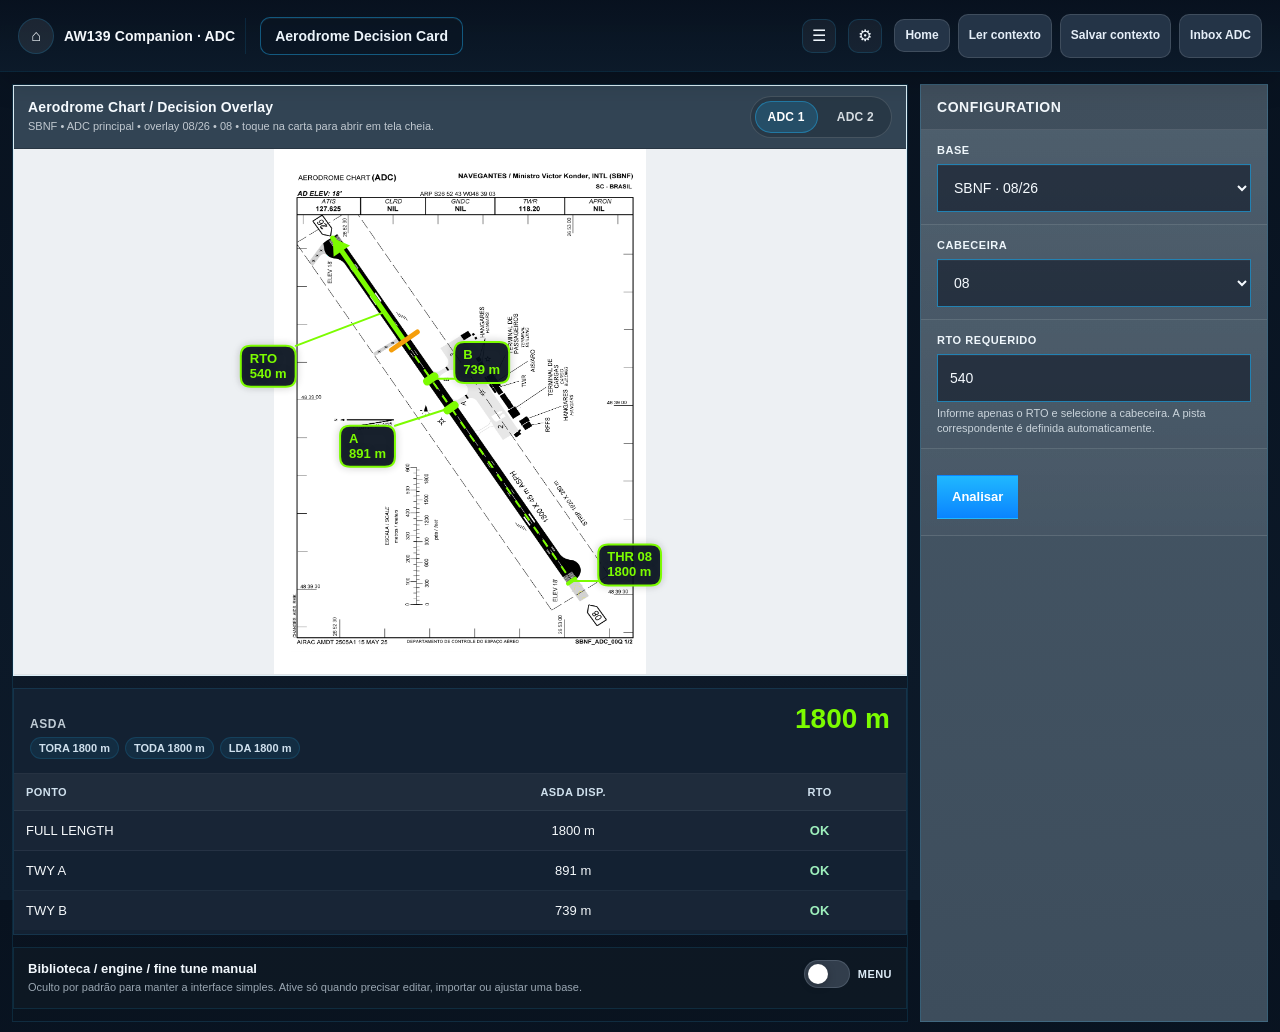
<file: adc/index.html>
<!DOCTYPE html>
<html lang="pt-BR">
<head>
  <meta charset="UTF-8" />
  <meta name="viewport" content="width=device-width, initial-scale=1.0" />
  <title>AW139 Companion - ADC Module v36</title>
  <style>

    :root {
      --bg: #08121f;
      --bg2: #0d1b2b;
      --panel: rgba(11, 22, 35, 0.92);
      --panel-2: rgba(14, 28, 45, 0.86);
      --line: rgba(148, 163, 184, 0.18);
      --line-2: rgba(148, 163, 184, 0.10);
      --text: #e5eef8;
      --muted: #97a7bb;
      --accent: #20b8ff;
      --accent-2: #0a84ff;
      --ok: #7CFC00;
      --bad: #ef4444;
      --warn: #f59e0b;
      --gate: #f59e0b;
      --violet: #8b5cf6;
      --chip: rgba(32, 184, 255, 0.10);
      --shadow: 0 18px 40px rgba(0,0,0,0.24);
      --radius: 20px;
      --radius-sm: 14px;
    }
    * { box-sizing: border-box; }
    html, body { height: 100%; }
    body {
      margin: 0;
      color: var(--text);
      font-family: Inter, -apple-system, BlinkMacSystemFont, "Segoe UI", Roboto, Helvetica, Arial, sans-serif;
      background:
        radial-gradient(circle at top right, rgba(32,184,255,.14), transparent 28%),
        radial-gradient(circle at bottom left, rgba(10,132,255,.12), transparent 22%),
        linear-gradient(180deg, var(--bg) 0%, var(--bg2) 100%);
    }
    .shell {
      min-height: 100%;
      display: grid;
      grid-template-columns: 460px 1fr;
      gap: 16px;
      padding: 16px;
    }
    .pane {
      border-radius: 24px;
      border: 1px solid var(--line);
      background: linear-gradient(180deg, rgba(14,28,45,.96), rgba(8,18,31,.96));
      box-shadow: var(--shadow);
      overflow: hidden;
      min-width: 0;
    }
    .left {
      display: flex;
      flex-direction: column;
      min-height: 0;
    }
    .hero {
      padding: 18px 20px 16px;
      border-bottom: 1px solid var(--line);
      background: linear-gradient(180deg, rgba(255,255,255,.03), rgba(255,255,255,0));
    }
    .eyebrow {
      color: #7dd3fc;
      font-size: 12px;
      font-weight: 800;
      letter-spacing: .10em;
      text-transform: uppercase;
    }
    h1 {
      margin: 8px 0 6px;
      font-size: 24px;
      line-height: 1.05;
      letter-spacing: -.02em;
    }
    .sub {
      color: var(--muted);
      font-size: 13px;
      line-height: 1.45;
    }
    .scroll {
      overflow: auto;
      padding: 14px;
      display: flex;
      flex-direction: column;
      gap: 12px;
    }
    .card {
      border-radius: var(--radius);
      border: 1px solid var(--line);
      background: linear-gradient(180deg, rgba(15,30,49,.95), rgba(11,22,35,.92));
      padding: 14px;
    }
    .card-head {
      display: flex;
      align-items: center;
      justify-content: space-between;
      gap: 10px;
      margin-bottom: 12px;
    }
    .card-title {
      margin: 0;
      font-size: 15px;
      font-weight: 800;
      letter-spacing: -.01em;
    }
    .step {
      min-width: 28px;
      height: 28px;
      border-radius: 999px;
      display: inline-flex;
      align-items: center;
      justify-content: center;
      background: linear-gradient(180deg, var(--accent), var(--accent-2));
      color: white;
      font-size: 12px;
      font-weight: 800;
      box-shadow: 0 6px 16px rgba(32,184,255,.28);
    }
    .grid2, .grid3 {
      display: grid;
      gap: 10px;
    }
    .grid2 { grid-template-columns: 1fr 1fr; }
    .grid3 { grid-template-columns: repeat(3, minmax(0, 1fr)); }
    .stack { display: flex; flex-direction: column; gap: 8px; }
    label {
      display: block;
      margin-bottom: 6px;
      color: #b8c5d4;
      font-size: 11px;
      font-weight: 700;
      letter-spacing: .04em;
      text-transform: uppercase;
    }
    input, select, textarea {
      width: 100%;
      border-radius: 14px;
      border: 1px solid rgba(148,163,184,.18);
      background: rgba(4,10,18,.56);
      color: var(--text);
      padding: 11px 12px;
      font-size: 14px;
      outline: none;
      resize: vertical;
    }
    textarea { min-height: 110px; font-family: ui-monospace, SFMono-Regular, Menlo, Consolas, monospace; font-size: 12px; }
    #geometryJson { min-height: 360px; line-height: 1.45; white-space: pre; overflow: auto; }
    #baseJson { min-height: 180px; line-height: 1.45; white-space: pre; overflow: auto; }
    input:focus, select:focus, textarea:focus {
      border-color: rgba(32,184,255,.68);
      box-shadow: 0 0 0 3px rgba(32,184,255,.12);
    }
    button {
      border: 1px solid rgba(148,163,184,.18);
      background: rgba(255,255,255,.03);
      color: var(--text);
      padding: 10px 13px;
      border-radius: 14px;
      font-size: 13px;
      font-weight: 800;
      cursor: pointer;
      transition: .18s ease;
    }
    button:hover { transform: translateY(-1px); border-color: rgba(32,184,255,.32); }
    button.primary {
      background: linear-gradient(180deg, var(--accent), var(--accent-2));
      color: white;
      border-color: transparent;
      box-shadow: 0 8px 18px rgba(32,184,255,.22);
    }
    button.ghost { background: rgba(255,255,255,.02); }
    .btn-row { display: flex; gap: 8px; flex-wrap: wrap; }
    .chips { display: flex; flex-wrap: wrap; gap: 8px; }
    .chip {
      border-radius: 999px;
      padding: 7px 11px;
      background: var(--chip);
      color: #d8efff;
      border: 1px solid rgba(32,184,255,.22);
      font-size: 12px;
      font-weight: 800;
    }
    .chip.ok { background: rgba(53,208,127,.10); border-color: rgba(53,208,127,.28); color: #baf5d0; }
    .chip.bad { background: rgba(255,88,93,.10); border-color: rgba(255,88,93,.28); color: #ffd3d4; }
    .chip.warn { background: rgba(247,181,72,.10); border-color: rgba(247,181,72,.28); color: #ffe4b0; }
    .metrics {
      display: grid;
      grid-template-columns: repeat(3, minmax(0, 1fr));
      gap: 10px;
    }
    .metric {
      border-radius: 16px;
      padding: 12px;
      border: 1px solid var(--line);
      background: linear-gradient(180deg, rgba(5,10,18,.36), rgba(255,255,255,.02));
    }
    .metric .k { font-size: 11px; text-transform: uppercase; letter-spacing: .05em; color: var(--muted); font-weight: 700; }
    .metric .v { margin-top: 7px; font-size: 24px; font-weight: 900; letter-spacing: -.03em; }
    .helper, .summary, .foot {
      color: var(--muted);
      font-size: 12px;
      line-height: 1.55;
    }
    .summary { font-size: 13px; }
    .summary strong { color: #def4ff; }
    table {
      width: 100%;
      border-collapse: collapse;
      border-spacing: 0;
      overflow: hidden;
      border-radius: 14px;
      font-size: 12px;
    }
    th, td {
      padding: 9px 8px;
      border-bottom: 1px solid var(--line-2);
      text-align: center;
    }
    th:first-child, td:first-child { text-align: left; }
    th {
      background: rgba(255,255,255,.03);
      color: #a8bbcd;
      font-size: 11px;
      font-weight: 800;
      text-transform: uppercase;
      letter-spacing: .04em;
    }
    tr:last-child td { border-bottom: none; }
    .yes { color: #9ef0bd; font-weight: 800; }
    .no { color: #ffc0c2; font-weight: 800; }
    .decision-go { color: #9ef0bd; font-weight: 900; }
    .decision-stop { color: #ffc0c2; font-weight: 900; }
    .selected-row { outline: 2px solid rgba(32,184,255,.16); background: rgba(32,184,255,.06); }
    .right {
      display: flex;
      flex-direction: column;
      min-height: 0;
    }
    .viz-head {
      padding: 16px 18px;
      border-bottom: 1px solid var(--line);
      display: flex;
      justify-content: space-between;
      align-items: center;
      gap: 10px;
      background: linear-gradient(180deg, rgba(255,255,255,.03), rgba(255,255,255,0));
    }
    .viz-title {
      font-size: 16px;
      font-weight: 800;
      letter-spacing: -.01em;
    }
    .viz-wrap {
      position: relative;
      flex: 1;
      min-height: 560px;
      background: #cfd8e3;
      overflow: hidden;
      cursor: zoom-in;
    }
    .viz-wrap.capture { cursor: crosshair; }
    canvas {
      display: block;
      width: 100%;
      height: 100%;
      background: #cfd8e3;
    }
    .legend {
      padding: 12px 16px 10px;
      border-top: 1px solid var(--line);
      display: flex;
      flex-wrap: wrap;
      gap: 10px 18px;
      background: rgba(255,255,255,.02);
      color: #bfd0e2;
      font-size: 12px;
    }
    .legend .item { display: inline-flex; align-items: center; gap: 8px; }
    .swatch { width: 22px; height: 4px; border-radius: 999px; }
    .capture-banner {
      position: absolute;
      left: 14px;
      top: 14px;
      max-width: 340px;
      padding: 10px 12px;
      border-radius: 12px;
      background: rgba(10,132,255,.94);
      color: white;
      font-size: 12px;
      line-height: 1.45;
      box-shadow: 0 10px 24px rgba(0,0,0,.18);
    }
    .mono { font-family: ui-monospace, SFMono-Regular, Menlo, Consolas, monospace; }
    .split-note {
      display: grid;
      grid-template-columns: 1fr 1fr;
      gap: 10px;
      margin-top: 10px;
    }
    .note-box {
      border-radius: 14px;
      border: 1px solid var(--line);
      padding: 10px 12px;
      background: rgba(255,255,255,.02);
    }
    .note-box strong { display: block; margin-bottom: 4px; font-size: 12px; }
    .dev-hidden { display: none !important; }
    .body-fullscreen { overflow: hidden; }
    .right.chart-only-fullscreen {
      position: fixed;
      inset: 0;
      z-index: 9999;
      border-radius: 0;
      border: 0;
      box-shadow: none;
      background: #000;
    }
    .right.chart-only-fullscreen .viz-head,
    .right.chart-only-fullscreen .legend,
    .right.chart-only-fullscreen .advanced-wrap {
      display: none;
    }
    .right.chart-only-fullscreen .viz-wrap {
      min-height: 100vh;
      height: 100vh;
      background: #000;
      cursor: default;
    }
    .chart-close {
      position: absolute;
      top: calc(env(safe-area-inset-top, 0px) + 14px);
      left: calc(env(safe-area-inset-left, 0px) + 14px);
      width: 42px;
      height: 42px;
      border-radius: 999px;
      border: 1px solid rgba(255,255,255,.16);
      background: rgba(6,12,20,.72);
      color: white;
      font-size: 22px;
      line-height: 1;
      display: none;
      align-items: center;
      justify-content: center;
      z-index: 20;
      backdrop-filter: blur(10px);
      -webkit-backdrop-filter: blur(10px);
    }
    .right.chart-only-fullscreen .chart-close { display: inline-flex; }
    @media (max-width: 1180px) {
      .shell { grid-template-columns: 1fr; }
      .viz-wrap { min-height: 54vh; }
    }
    @media (max-width: 720px) {
      .grid2, .grid3, .metrics, .split-note { grid-template-columns: 1fr; }
      .shell { padding: 10px; gap: 10px; }
    }
  
    .split-2 { display:grid; grid-template-columns: 1fr 1fr; gap: 10px; }
    .divider { height:1px; background: var(--line); margin: 14px 0; }
    .status-line { display:flex; flex-wrap:wrap; gap:8px; margin-top:10px; }
    .mini { font-size: 12px; color: var(--muted); }
    .mono { font-family: ui-monospace, SFMono-Regular, Menlo, Consolas, monospace; }
    .selected-row td { background: rgba(32,184,255,.08); }
    .pill-note { display:inline-flex; align-items:center; gap:6px; padding:6px 10px; border-radius:999px; background:rgba(148,163,184,.12); color:var(--muted); font-size:12px; font-weight:700; }
    .field-note { margin-top: 6px; color: var(--muted); font-size: 12px; line-height: 1.4; }
    .btn-row.wrap { flex-wrap: wrap; }
    .viz-title-row { display:flex; align-items:center; justify-content:space-between; gap:10px; }
    .soft-box { border:1px solid var(--line); border-radius:14px; background:rgba(4,10,18,.32); padding:10px; }

    .toggle-switch { display:inline-flex; align-items:center; gap:10px; cursor:pointer; user-select:none; }
    .toggle-switch input { display:none; }
    .toggle-slider { width:46px; height:28px; border-radius:999px; background:rgba(148,163,184,.28); position:relative; transition:.2s ease; border:1px solid rgba(148,163,184,.25); }
    .toggle-slider::after { content:""; position:absolute; top:3px; left:3px; width:20px; height:20px; border-radius:999px; background:#fff; transition:.2s ease; box-shadow:0 2px 8px rgba(0,0,0,.25); }
    .toggle-switch input:checked + .toggle-slider { background:linear-gradient(180deg, var(--accent), var(--accent-2)); border-color:transparent; }
    .toggle-switch input:checked + .toggle-slider::after { transform:translateX(18px); }
    .toggle-text { font-size:12px; font-weight:800; color:#cfe2f5; letter-spacing:.04em; text-transform:uppercase; }
    .advanced-wrap { max-height:0; overflow:hidden; transition:max-height .24s ease; border-top:1px solid transparent; background:rgba(255,255,255,.02); }
    .advanced-wrap.open { max-height:46vh; overflow:auto; border-top-color:var(--line); }
    .advanced-inner { padding:12px; }
    .metrics.single { grid-template-columns: 1fr; }
    .metric.compact { padding:14px; }
    .metric.compact .v { font-size:28px; }
    .muted-small { color: var(--muted); font-size: 12px; }
    @media (max-width: 960px) {
      .shell { grid-template-columns: 1fr; }
      .left { order: 1; }
      .right { order: 2; min-height: 62vh; }
    }

    /* v24 Leonardo-style structure with our palette and font */
    :root {
      --app-bg: #08121f;
      --app-bg-2: #0d1b2b;
      --panel-flat: #475867;
      --panel-flat-2: #3d4d5c;
      --panel-dark: #132132;
      --panel-dark-2: #0f1b2b;
      --panel-border: rgba(32, 184, 255, .20);
      --field-bg: rgba(10, 18, 31, .55);
      --field-border: rgba(32, 184, 255, .60);
      --field-track: rgba(184, 197, 212, .72);
      --surface-light: #edf0f3;
    }
    body {
      background: linear-gradient(180deg, var(--app-bg) 0%, var(--app-bg-2) 100%);
      color: #eef5fb;
      font-family: Inter, -apple-system, BlinkMacSystemFont, "Segoe UI", Roboto, Helvetica, Arial, sans-serif;
    }
    .appbar {
      height: 72px;
      display: grid;
      grid-template-columns: auto 1fr auto;
      align-items: center;
      gap: 14px;
      padding: 10px 18px;
      border-bottom: 1px solid rgba(32, 184, 255, .12);
      background: linear-gradient(180deg, rgba(8,18,31,.96), rgba(13,27,43,.92));
      box-shadow: 0 10px 30px rgba(0,0,0,.16);
      position: sticky;
      top: 0;
      z-index: 40;
      backdrop-filter: blur(10px);
      -webkit-backdrop-filter: blur(10px);
    }
    .appbar-badge {
      display: inline-flex;
      align-items: center;
      gap: 10px;
      min-width: 0;
      padding-right: 10px;
      border-right: 1px solid rgba(32, 184, 255, .12);
    }
    .appbar-home {
      width: 36px;
      height: 36px;
      border-radius: 999px;
      display: inline-flex;
      align-items: center;
      justify-content: center;
      background: rgba(255,255,255,.08);
      border: 1px solid rgba(32, 184, 255, .18);
      font-size: 16px;
      color: #f4fbff;
    }
    .appbar-title {
      font-size: 14px;
      font-weight: 800;
      letter-spacing: .01em;
      color: #f4f8fc;
      white-space: nowrap;
      overflow: hidden;
      text-overflow: ellipsis;
    }
    .appbar-center {
      display: inline-flex;
      align-items: center;
      gap: 10px;
      min-width: 0;
    }
    .module-chip {
      display: inline-flex;
      align-items: center;
      min-width: 0;
      border: 1px solid rgba(32,184,255,.42);
      background: rgba(11,22,35,.52);
      color: #ecf4fb;
      border-radius: 10px;
      padding: 10px 14px;
      font-size: 14px;
      font-weight: 700;
      box-shadow: inset 0 1px 0 rgba(255,255,255,.05);
    }
    .appbar-right {
      display: inline-flex;
      align-items: center;
      gap: 12px;
    }
    .mini-icon {
      width: 34px;
      height: 34px;
      display: inline-flex;
      align-items: center;
      justify-content: center;
      border-radius: 10px;
      border: 1px solid rgba(32,184,255,.16);
      background: rgba(255,255,255,.05);
      color: #eef5fb;
      font-size: 16px;
    }
    .shell {
      min-height: calc(100vh - 72px);
      grid-template-columns: minmax(0, 1fr) 348px;
      gap: 12px;
      padding: 12px;
      align-items: stretch;
    }
    .pane {
      border-radius: 0;
      border: 1px solid rgba(32,184,255,.12);
      background: transparent;
      box-shadow: none;
      overflow: hidden;
    }
    .right {
      background: linear-gradient(180deg, rgba(255,255,255,.02), rgba(10,18,28,.18));
      display: flex;
      flex-direction: column;
    }
    .left {
      background: linear-gradient(180deg, var(--panel-flat), var(--panel-flat-2));
      border-color: rgba(32,184,255,.16);
      color: #edf5fb;
      display: flex;
      flex-direction: column;
      gap: 0;
    }
    .hero, .scroll .card .card-head .step, .eyebrow, .sub, .legend { display: none !important; }
    .scroll {
      padding: 0;
      gap: 0;
      overflow: auto;
    }
    .config-panel {
      display: flex;
      flex-direction: column;
      height: 100%;
    }
    .config-header {
      padding: 14px 16px;
      font-size: 14px;
      font-weight: 800;
      letter-spacing: .04em;
      text-transform: uppercase;
      border-bottom: 1px solid rgba(255,255,255,.10);
      background: rgba(0,0,0,.10);
      color: #f3f8fc;
    }
    .config-card {
      padding: 14px 16px 16px;
      border-bottom: 1px solid rgba(255,255,255,.10);
      background: linear-gradient(180deg, rgba(255,255,255,.04), rgba(255,255,255,.02));
    }
    .config-card.compact { padding-bottom: 12px; }
    .card, .soft-box {
      border: 0;
      border-radius: 0;
      background: transparent;
      padding: 0;
      box-shadow: none;
    }
    .card-title, .config-label, label {
      color: #eef6fb;
      font-size: 11px;
      font-weight: 700;
      letter-spacing: .05em;
      margin-bottom: 8px;
      text-transform: uppercase;
    }
    .field-caption {
      color: rgba(240,247,252,.78);
      font-size: 11px;
      margin-top: 4px;
      line-height: 1.35;
    }
    input, select, textarea {
      border-radius: 0;
      border: 1px solid var(--field-border);
      background: var(--field-bg);
      color: #f6fbff;
      padding: 12px 12px;
      font-size: 14px;
      font-family: inherit;
      min-height: 48px;
      box-shadow: inset 0 1px 0 rgba(255,255,255,.04);
    }
    textarea { min-height: 120px; }
    input:focus, select:focus, textarea:focus {
      border-color: rgba(32,184,255,.95);
      box-shadow: 0 0 0 2px rgba(32,184,255,.18);
    }
    .action-row {
      display: flex;
      gap: 10px;
      margin-top: 12px;
      flex-wrap: wrap;
    }
    button {
      border-radius: 0;
      padding: 11px 14px;
      min-height: 44px;
      font-family: inherit;
      border: 1px solid rgba(32,184,255,.18);
      background: rgba(255,255,255,.04);
      color: var(--text);
      font-size: 13px;
      font-weight: 800;
      cursor: pointer;
      transition: .18s ease;
      box-shadow: none;
    }
    button:hover { transform: translateY(-1px); border-color: rgba(32,184,255,.34); }
    button.primary {
      background: linear-gradient(180deg, var(--accent), var(--accent-2));
      color: white;
      border-color: transparent;
      box-shadow: none;
    }
    .ghost-link {
      color: #dcecf8;
      background: rgba(255,255,255,.04);
      border-color: rgba(32,184,255,.14);
    }
    .workspace {
      display: flex;
      flex-direction: column;
      min-height: 100%;
      gap: 12px;
      padding: 0;
    }
    .chart-frame {
      border: 1px solid rgba(32,184,255,.12);
      background: rgba(255,255,255,.96);
      display: flex;
      flex-direction: column;
      min-height: 0;
      flex: 1 1 auto;
    }
    .chart-strip {
      padding: 10px 14px;
      display: flex;
      align-items: center;
      justify-content: space-between;
      gap: 12px;
      background: #324454;
      border-bottom: 1px solid rgba(0,0,0,.20);
      color: #f3f8fc;
    }
    .chart-strip .viz-title {
      display: block !important;
      font-size: 14px;
      font-weight: 700;
      letter-spacing: .01em;
      color: #f6fbff;
    }
    .chart-strip .sub {
      display: block !important;
      color: rgba(247,251,255,.72);
      font-size: 11px;
      margin-top: 4px;
    }
    .chart-actions {
      display: inline-flex;
      align-items: center;
      gap: 8px;
      flex-wrap: wrap;
      justify-content: flex-end;
    }
    .page-toggle {
      display: inline-flex;
      align-items: center;
      gap: 6px;
      padding: 4px;
      border-radius: 999px;
      background: rgba(6, 14, 24, .22);
      border: 1px solid rgba(255,255,255,.14);
    }
    .page-toggle[hidden] { display: none !important; }
    .page-toggle button {
      min-height: 0;
      padding: 8px 12px;
      border-radius: 999px;
      border: 1px solid transparent;
      background: transparent;
      color: rgba(247,251,255,.84);
      font-size: 12px;
      font-weight: 800;
      letter-spacing: .02em;
      box-shadow: none;
    }
    .page-toggle button.active {
      background: rgba(32,184,255,.18);
      border-color: rgba(32,184,255,.40);
      color: #ffffff;
    }
    .viz-head {
      padding: 0;
      border-bottom: 0;
      background: transparent;
    }
    .viz-title-row { display: none; }
    .viz-wrap {
      background: var(--surface-light);
      min-height: 58vh;
      cursor: zoom-in;
      border-top: 0;
      border-bottom: 1px solid rgba(0,0,0,.06);
    }
    canvas { background: var(--surface-light); }
    .result-panel {
      border: 1px solid rgba(32,184,255,.12);
      background: #132132;
      color: #f4f8fb;
    }
    .result-top {
      padding: 14px 16px;
      border-bottom: 1px solid rgba(255,255,255,.08);
      display: flex;
      align-items: baseline;
      justify-content: space-between;
      gap: 12px;
    }
    .result-title {
      font-size: 12px;
      letter-spacing: .05em;
      text-transform: uppercase;
      color: rgba(230,241,249,.82);
      font-weight: 700;
    }
    .result-value {
      font-size: 28px;
      font-weight: 800;
      color: #7CFC00;
    }
    .result-meta {
      display: flex;
      flex-wrap: wrap;
      gap: 6px;
      margin-top: 6px;
    }
    .declared-chip {
      border: 1px solid rgba(32,184,255,.14);
      background: rgba(32,184,255,.08);
      color: #cfe0ed;
      border-radius: 999px;
      padding: 4px 8px;
      font-size: 11px;
      font-weight: 600;
    }

    .decision-table-wrap {
      padding: 0 0 4px;
      overflow: auto;
    }
    table {
      border-radius: 0;
      font-size: 13px;
      background: transparent;
    }
    th, td { padding: 12px 12px; }
    th {
      background: rgba(255,255,255,.05);
      color: #cfe0ed;
      font-size: 11px;
    }
    tbody tr:nth-child(odd) td { background: rgba(255,255,255,.02); }
    .menu-toggle-card {
      border: 1px solid rgba(32,184,255,.12);
      background: rgba(17,28,39,.55);
      padding: 12px 14px;
      display: flex;
      align-items: center;
      justify-content: space-between;
      gap: 12px;
    }
    .menu-toggle-copy {
      display: flex;
      flex-direction: column;
      gap: 4px;
    }
    .menu-toggle-copy strong {
      font-size: 13px;
      color: #f2f8fd;
    }
    .menu-toggle-copy span {
      font-size: 11px;
      color: rgba(219,233,245,.68);
      line-height: 1.45;
    }
    .toggle-switch { gap: 8px; }
    .toggle-text {
      font-size: 11px;
      color: #dcebf6;
    }
    .advanced-wrap {
      border-top: 0;
      background: transparent;
      max-height: 0;
      overflow: hidden;
      transition: max-height .24s ease;
    }
    .advanced-wrap.open {
      max-height: 1100px;
      overflow: visible;
    }
    .advanced-inner {
      padding: 0;
    }
    .advanced-card {
      border: 1px solid rgba(32,184,255,.12);
      background: rgba(17,28,39,.62);
      padding: 14px;
    }
    .advanced-card .card-head { margin-bottom: 10px; }
    .advanced-card .card-title { font-size: 13px; }
    .field-note, .mini, .muted-small { color: rgba(215,230,242,.72); }
    .divider { background: rgba(255,255,255,.10); }
    .status-line .chip { background: rgba(32,184,255,.12); }
    .chart-close {
      background: rgba(14,20,28,.80);
      border-radius: 999px;
      box-shadow: none;
    }
    .right.chart-only-fullscreen {
      background: #000;
      padding: 0;
      border: 0;
    }
    .right.chart-only-fullscreen .result-panel,
    .right.chart-only-fullscreen .menu-toggle-card,
    .right.chart-only-fullscreen .advanced-wrap { display: none; }
    .right.chart-only-fullscreen .chart-frame {
      display: flex;
      flex-direction: column;
      min-height: 100vh;
      height: 100vh;
      margin: 0;
      padding: 0;
      border: 0;
      background: #000;
    }
    .right.chart-only-fullscreen .chart-strip {
      position: absolute;
      top: calc(env(safe-area-inset-top, 0px) + 14px);
      right: calc(env(safe-area-inset-right, 0px) + 14px);
      z-index: 10000;
      margin: 0;
      padding: 0;
      background: transparent;
      border: 0;
      box-shadow: none;
    }
    .right.chart-only-fullscreen .viz-title,
    .right.chart-only-fullscreen .sub { display: none; }
    .right.chart-only-fullscreen .viz-wrap { min-height: 100vh; height: 100vh; flex: 1 1 auto; }
    @media (max-width: 1100px) {
      .shell { grid-template-columns: 1fr; }
      .left { order: 2; }
      .right { order: 1; }
      .viz-wrap { min-height: 50vh; }
    }
    @media (max-width: 720px) {
      .appbar { grid-template-columns: 1fr auto; }
      .appbar-center { display: none; }
      .shell { padding: 8px; gap: 8px; }
      .config-card, .result-top, .menu-toggle-card, .advanced-card { padding-left: 12px; padding-right: 12px; }
      input, select, textarea, button { min-height: 46px; }
      .result-value { font-size: 24px; }
    }

  </style>
</head>

<body>
  <div class="appbar">
    <div class="appbar-badge">
      <span class="appbar-home">⌂</span>
      <div class="appbar-title">AW139 Companion · ADC</div>
    </div>
    <div class="appbar-center">
      <div class="module-chip">Aerodrome Decision Card</div>
    </div>
    <div class="appbar-right topbar-right">
      <span class="mini-icon">☰</span>
      <span class="mini-icon">⚙</span>
    </div>
  </div>

  <div class="shell">
    <main class="pane right">
      <div class="workspace">
        <div class="chart-frame">
          <div class="chart-strip">
            <div>
              <div class="viz-title">Aerodrome Chart / Decision Overlay</div>
              <div class="sub" id="vizSubtitle">Toque na carta para tela cheia.</div>
            </div>
            <div class="chart-actions">
              <div class="page-toggle" id="pageToggle" hidden>
                <button type="button" id="page1Btn" class="active">ADC 1</button>
                <button type="button" id="page2Btn">ADC 2</button>
              </div>
            </div>
          </div>
          <div class="viz-wrap" id="vizWrap">
            <button class="chart-close" id="chartCloseBtn" aria-label="Fechar tela cheia">×</button>
            <canvas id="vizCanvas"></canvas>
            <div class="capture-banner" id="captureBanner" hidden></div>
          </div>
        </div>

        <section class="result-panel">
          <div class="result-top">
            <div>
              <div class="result-title">ASDA</div>
              <div class="result-meta" id="declaredMeta"></div>
            </div>
            <div class="result-value" id="asdaMetric">-</div>
            <div id="gateMetric" hidden>—</div>
            <div id="fullLengthMetric" hidden>—</div>
          </div>
          <div class="decision-table-wrap">
            <table>
              <thead>
                <tr>
                  <th>Ponto</th>
                  <th>ASDA disp.</th>
                  <th>RTO</th>
                </tr>
              </thead>
              <tbody id="decisionTable"></tbody>
            </table>
          </div>
        </section>

        <section class="menu-toggle-card">
          <div class="menu-toggle-copy">
            <strong>Biblioteca / engine / fine tune manual</strong>
            <span>Oculto por padrão para manter a interface simples. Ative só quando precisar editar, importar ou ajustar uma base.</span>
          </div>
          <label class="toggle-switch" for="advancedToggle">
            <input type="checkbox" id="advancedToggle" />
            <span class="toggle-slider"></span>
            <span class="toggle-text">Menu</span>
          </label>
        </section>

        <div class="advanced-wrap" id="advancedWrap" hidden>
          <div class="advanced-inner">
            <section class="advanced-card">
              <div class="card-head">
                <h2 class="card-title">Biblioteca / engine / fine tune manual</h2>
              </div>

              <div class="soft-box">
                <div class="mini">Status da base atual</div>
                <div class="status-line" id="libraryStatusChips"></div>
                <div class="field-note">Base estável e base em draft ficam isoladas. Em conflito de ID, a importação vira draft e não sobrescreve a base protegida.</div>
              </div>

              <div class="divider"></div>

              <div class="btn-row wrap">
                <button id="duplicateDraftBtn">Duplicar atual como draft</button>
                <button id="exportBaseBtn">Exportar base JSON</button>
                <button id="copyBaseBtn">Copiar base JSON</button>
                <button id="saveBaseBtn">Salvar base JSON</button>
                <button id="importBaseBtn">Importar base JSON</button>
              </div>
              <div class="field-note">Use Base JSON para congelar uma base pronta e trazer para outra build sem depender do estado salvo localmente.</div>
              <div style="margin-top:10px;">
                <label for="baseJson">Base pack JSON</label>
                <textarea id="baseJson" wrap="off" spellcheck="false"></textarea>
              </div>

              <div class="divider"></div>

              <div class="grid2">
                <div>
                  <label for="anchorSelect">Âncora ativa</label>
                  <select id="anchorSelect"></select>
                </div>
                <div>
                  <label for="nudgeStep">Nudge</label>
                  <input id="nudgeStep" type="number" min="1" step="1" value="2" />
                </div>
              </div>
              <div class="btn-row wrap" style="margin-top:12px;">
                <button id="captureBtn">Capturar na carta</button>
                <button id="cancelCaptureBtn">Cancelar captura</button>
                <button id="copyPointBtn">Copiar coordenada</button>
                <button id="pastePointBtn">Colar no selecionado</button>
                <button id="addAnchorBtn">Adicionar âncora</button>
                <button id="deleteAnchorBtn">Excluir âncora</button>
                <button id="resetDefaultsBtn">Resetar pista atual</button>
                <button id="exportGeometryBtn">Exportar geometry JSON</button>
                <button id="copyGeometryBtn">Copiar geometry JSON</button>
                <button id="saveGeometryBtn">Salvar geometry JSON</button>
                <button id="applyGeometryBtn">Aplicar geometry JSON</button>
              </div>
              <div class="btn-row" style="margin-top:8px; gap:8px;">
                <button id="nudgeLeftBtn">←</button>
                <button id="nudgeUpBtn">↑</button>
                <button id="nudgeDownBtn">↓</button>
                <button id="nudgeRightBtn">→</button>
              </div>
              <div class="field-note">O fine tune atua só na pista atual da base atual. Use <strong>Copiar coordenada</strong> e <strong>Colar no selecionado</strong> para igualar pontos, como PAV = THR.</div>

              <div style="margin-top:12px; overflow:auto; max-height:220px;">
                <table>
                  <thead>
                    <tr>
                      <th>Âncora</th>
                      <th>m ref</th>
                      <th>X</th>
                      <th>Y</th>
                    </tr>
                  </thead>
                  <tbody id="anchorTable"></tbody>
                </table>
              </div>

              <div style="margin-top:10px;">
                <label for="geometryJson">Geometry JSON</label>
                <div class="field-note">Campo ampliado para inspeção e edição completa do JSON. Você pode rolar tanto na vertical quanto na horizontal.</div>
                <textarea id="geometryJson" wrap="off" spellcheck="false"></textarea>
              </div>

              
              <div class="divider"></div>

              <div class="soft-box">
                <div class="mini">Distâncias declaradas / complementos da cabeceira <strong id="declaredEndLabel">-</strong></div>
                <div class="grid2" style="margin-top:10px;">
                  <div><label for="declaredToraInput">TORA</label><input id="declaredToraInput" type="number" min="0" step="1" /></div>
                  <div><label for="declaredTodaInput">TODA</label><input id="declaredTodaInput" type="number" min="0" step="1" /></div>
                  <div><label for="declaredAsdaInput">ASDA</label><input id="declaredAsdaInput" type="number" min="0" step="1" /></div>
                  <div><label for="declaredLdaInput">LDA</label><input id="declaredLdaInput" type="number" min="0" step="1" /></div>
                </div>
                <div class="grid3" style="margin-top:10px;">
                  <div><label for="displacedInput">THR deslocada</label><input id="displacedInput" type="number" min="0" step="1" /></div>
                  <div><label for="stopwayInput">Stopway</label><input id="stopwayInput" type="number" min="0" step="1" /></div>
                  <div><label for="clearwayInput">Clearway</label><input id="clearwayInput" type="number" min="0" step="1" /></div>
                  <div><label for="operationalStartInput">Início operacional</label><input id="operationalStartInput" type="number" min="0" step="1" /></div>
                </div>
                <div class="btn-row wrap" style="margin-top:12px;">
                  <button id="applyDeclaredBtn">Salvar distâncias</button>
                  <button id="applyDeclaredShiftBtn">Aplicar THR declarada</button>
                  <button id="normalizeRunwayBtn">Normalizar pista</button>
                  <button id="resetDeclaredBtn">Resetar cabeceira</button>
                </div>
                <div class="field-note">RTO usa ASDA. Use <strong>Aplicar THR declarada</strong> para encaixar a cabeceira ativa na distância oficial, ou <strong>Normalizar pista</strong> para fechar as duas extremidades pela régua declarada.</div>
              </div>

              <div class="divider"></div>
              <div class="btn-row wrap">
                <button id="readInboxBtn" class="ghost-link">Ler inbox externo</button>
              </div>
            </section>
          </div>
        </div>
      </div>
    </main>

    <aside class="pane left">
      <div class="config-panel">
        <div class="config-header">Configuration</div>

        <section class="config-card compact">
          <label for="baseSelect">Base</label>
          <select id="baseSelect"></select>
        </section>

        <section class="config-card compact">
          <label for="departureEndSelect">Cabeceira</label>
          <select id="departureEndSelect"></select>
        </section>

        <section class="config-card compact">
          <label for="rtoInput">RTO requerido</label>
          <input id="rtoInput" type="number" min="0" step="1" value="540" />
          <div class="field-caption">Informe apenas o RTO e selecione a cabeceira. A pista correspondente é definida automaticamente.</div>
        </section>

        <section class="config-card">
          <div class="action-row">
            <button class="primary" id="analyzeBtn">Analisar</button>
          </div>
        </section>
      </div>
    </aside>
  </div>

  <script src="app.js"></script>
  <script src="../shared/module-bridge.js"></script>
</body>
</html>
</file>
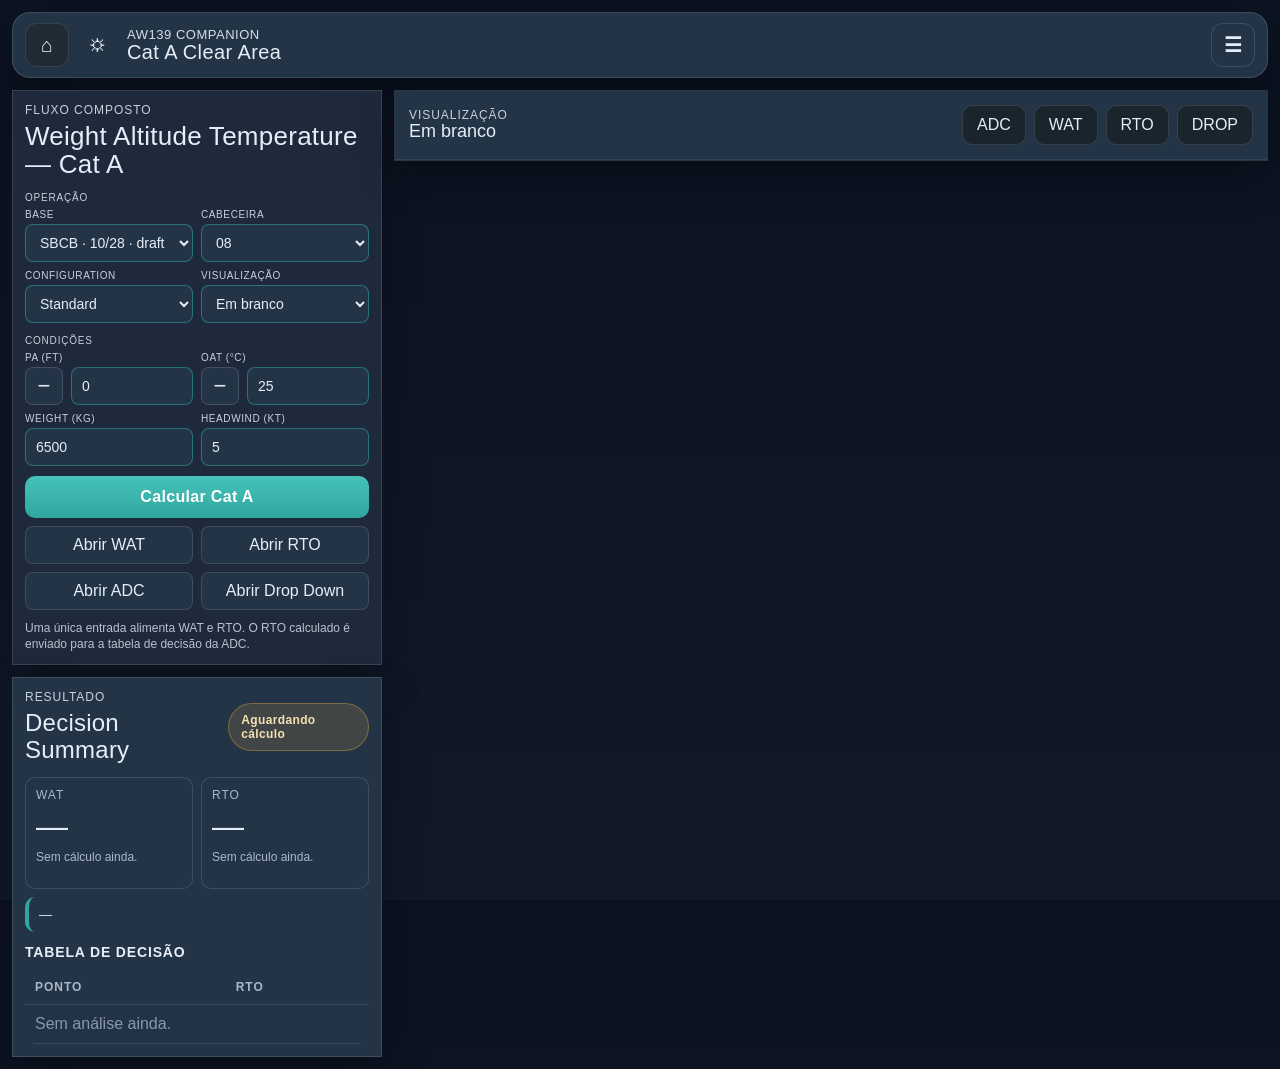
<file: cata/index.html>
<!doctype html>
<html lang="pt-BR">
<head>
  <meta charset="utf-8">
  <meta name="viewport" content="width=device-width, initial-scale=1, viewport-fit=cover">
  <meta name="theme-color" content="#111b26">
  <title>AW139 Companion — Cat A Clear Area</title>
  <link rel="stylesheet" href="styles.css">
</head>
<body>
  <main class="cockpit-shell">
    <header class="topbar slim-topbar">
      <div class="topbar-left">
        <a class="nav-btn" href="../index.html" aria-label="Home">⌂</a>
        <div class="product-tag no-sep">
          <div class="product-icon">⛭</div>
          <div>
            <div class="product-line">AW139 Companion</div>
            <div class="product-sub">Cat A Clear Area</div>
          </div>
        </div>
      </div>
      <div class="topbar-right">
        <button id="sidebarToggleBtn" class="nav-btn ghost-btn" type="button" aria-label="Mostrar ou ocultar entradas">☰</button>
      </div>
    </header>

    <section class="workspace">
      <aside id="sidebar" class="sidebar">
        <section class="panel entry-panel">
          <div class="panel-title-row">
            <div>
              <div class="panel-kicker">Fluxo composto</div>
              <h1>Weight Altitude Temperature — Cat A</h1>
            </div>
          </div>

          <div class="section-label">Operação</div>
          <div class="form-grid form-grid-2">
            <label class="field">
              <span>Base</span>
              <select id="baseSelect"></select>
            </label>
            <label class="field">
              <span>Cabeceira</span>
              <select id="departureEndSelect"></select>
            </label>
          </div>

          <div class="form-grid form-grid-2">
            <label class="field">
              <span>Configuration</span>
              <select id="configurationSelect">
                <option value="standard" selected>Standard</option>
                <option value="eaps_off">EAPS OFF</option>
                <option value="eaps_on">EAPS ON</option>
                <option value="ibf">IBF Installed</option>
              </select>
            </label>
            <label class="field">
              <span>Visualização</span>
              <select id="visualSelect">
                <option value="" selected>Em branco</option>
                <option value="adc">ADC</option>
                <option value="wat">WAT</option>
                <option value="rto">RTO</option>
              </select>
            </label>
          </div>

          <div class="section-label">Condições</div>
          <div class="form-grid form-grid-2">
            <label class="field">
              <span>PA (ft)</span>
              <div class="input-with-toggle">
                <button id="paNegativeBtn" type="button" class="sign-toggle" aria-label="Alternar sinal da altitude pressão">−</button>
                <input id="pressureAltitude" type="text" value="0" inputmode="numeric" enterkeyhint="next" autocomplete="off" placeholder="0">
              </div>
            </label>
            <label class="field">
              <span>OAT (°C)</span>
              <div class="input-with-toggle">
                <button id="oatNegativeBtn" type="button" class="sign-toggle" aria-label="Alternar sinal da temperatura">−</button>
                <input id="oat" type="text" value="25" inputmode="numeric" enterkeyhint="next" autocomplete="off" placeholder="25" maxlength="3">
              </div>
            </label>
          </div>

          <div class="form-grid form-grid-2">
            <label class="field">
              <span>Weight (kg)</span>
              <input id="actualWeight" type="text" value="6500" inputmode="numeric" enterkeyhint="next" autocomplete="off" placeholder="6500">
            </label>
            <label class="field">
              <span>Headwind (kt)</span>
              <input id="headwind" type="text" value="5" inputmode="numeric" enterkeyhint="go" autocomplete="off" placeholder="5">
            </label>
          </div>

          <div class="action-row">
            <button id="runBtn" class="run-btn" type="button">Calcular Cat A</button>
            <button id="openWATBtn" class="ghost-btn" type="button">Abrir WAT</button>
            <button id="openRTOBtn" class="ghost-btn" type="button">Abrir RTO</button>
            <button id="openADCBtn" class="ghost-btn" type="button">Abrir ADC</button>
          </div>
          <p id="runHint" class="helper">Uma única entrada alimenta WAT e RTO. O RTO calculado é enviado para a tabela de decisão da ADC.</p>
        </section>

        <section id="resultCard" class="panel result-panel pending">
          <div class="panel-title-row compact">
            <div>
              <div class="panel-kicker">Resultado</div>
              <h2>Decision Summary</h2>
            </div>
            <span id="statusChip" class="status-chip warn">Aguardando cálculo</span>
          </div>

          <div class="result-grid">
            <div id="watBox" class="result-box">
              <div class="result-label">WAT</div>
              <div class="result-value" id="watMaxMetric">—</div>
              <div class="result-sub" id="watSummary">Sem cálculo ainda.</div>
            </div>
            <div id="rtoBox" class="result-box">
              <div class="result-label">RTO</div>
              <div class="result-value" id="rtoMetric">—</div>
              <div class="result-sub" id="rtoSummary">Sem cálculo ainda.</div>
            </div>
          </div>

          <div class="result-band" id="watMarginSummary">—</div>

          <div class="mini-row">
            <h3>Tabela de decisão</h3>
          </div>

          <table class="decision-table">
            <thead>
              <tr>
                <th>Ponto</th>
                <th>RTO</th>
              </tr>
            </thead>
            <tbody id="decisionTableBody">
              <tr><td colspan="2" class="muted-cell">Sem análise ainda.</td></tr>
            </tbody>
          </table>
        </section>
      </aside>

      <section id="viewerPane" class="viewer-pane is-empty">
        <div class="viewer-header">
          <div>
            <div class="panel-kicker">Visualização</div>
            <div class="viewer-title" id="vizSubtitle">Em branco</div>
          </div>
          <div class="viewer-tabs">
            <button class="viewer-tab" data-viz="adc" type="button">ADC</button>
            <button class="viewer-tab" data-viz="wat" type="button">WAT</button>
            <button class="viewer-tab" data-viz="rto" type="button">RTO</button>
          </div>
        </div>

        <div id="vizWrap" class="viewer-stage">
          <div id="vizPlaceholder" class="viewer-placeholder">
            <div class="placeholder-title">Visualização em branco</div>
            <div class="placeholder-sub">A carta aparece após preencher e calcular, ou ao escolher uma visualização.</div>
          </div>
          <iframe id="adcFrame" class="viz-frame" src="../adc/?embed=1" allowfullscreen></iframe>
          <iframe id="watFrame" class="viz-frame" src="../wat/?embed=1" allowfullscreen></iframe>
          <iframe id="rtoFrame" class="viz-frame" src="../rto/?embed=1" allowfullscreen></iframe>
        </div>

        <div id="viewerMeta" class="viewer-meta" hidden>
          <div class="viewer-meta-block">
            <div class="viewer-meta-title">Legenda</div>
            <div id="vizLegend" class="viz-legend"></div>
          </div>
          <div class="viewer-meta-block">
            <div class="viewer-meta-title">Referência do gráfico</div>
            <div id="vizFacts" class="viz-facts"></div>
          </div>
        </div>
      </section>
    </section>
  </main>

  <div id="chartFullscreenOverlay" class="chart-fullscreen-overlay" hidden>
    <div class="chart-fullscreen-top">
      <button id="chartFullscreenClose" class="chart-fullscreen-close" type="button" aria-label="Fechar tela cheia">✕</button>
    </div>
    <div id="chartFullscreenViewport" class="chart-fullscreen-viewport">
      <canvas id="chartFullscreenCanvas" class="chart-fullscreen-canvas" width="1" height="1"></canvas>
    </div>
  </div>

  <script src="app.js"></script>
  <script src="dropdown-bridge.js"></script>
</body>
</html>
</file>
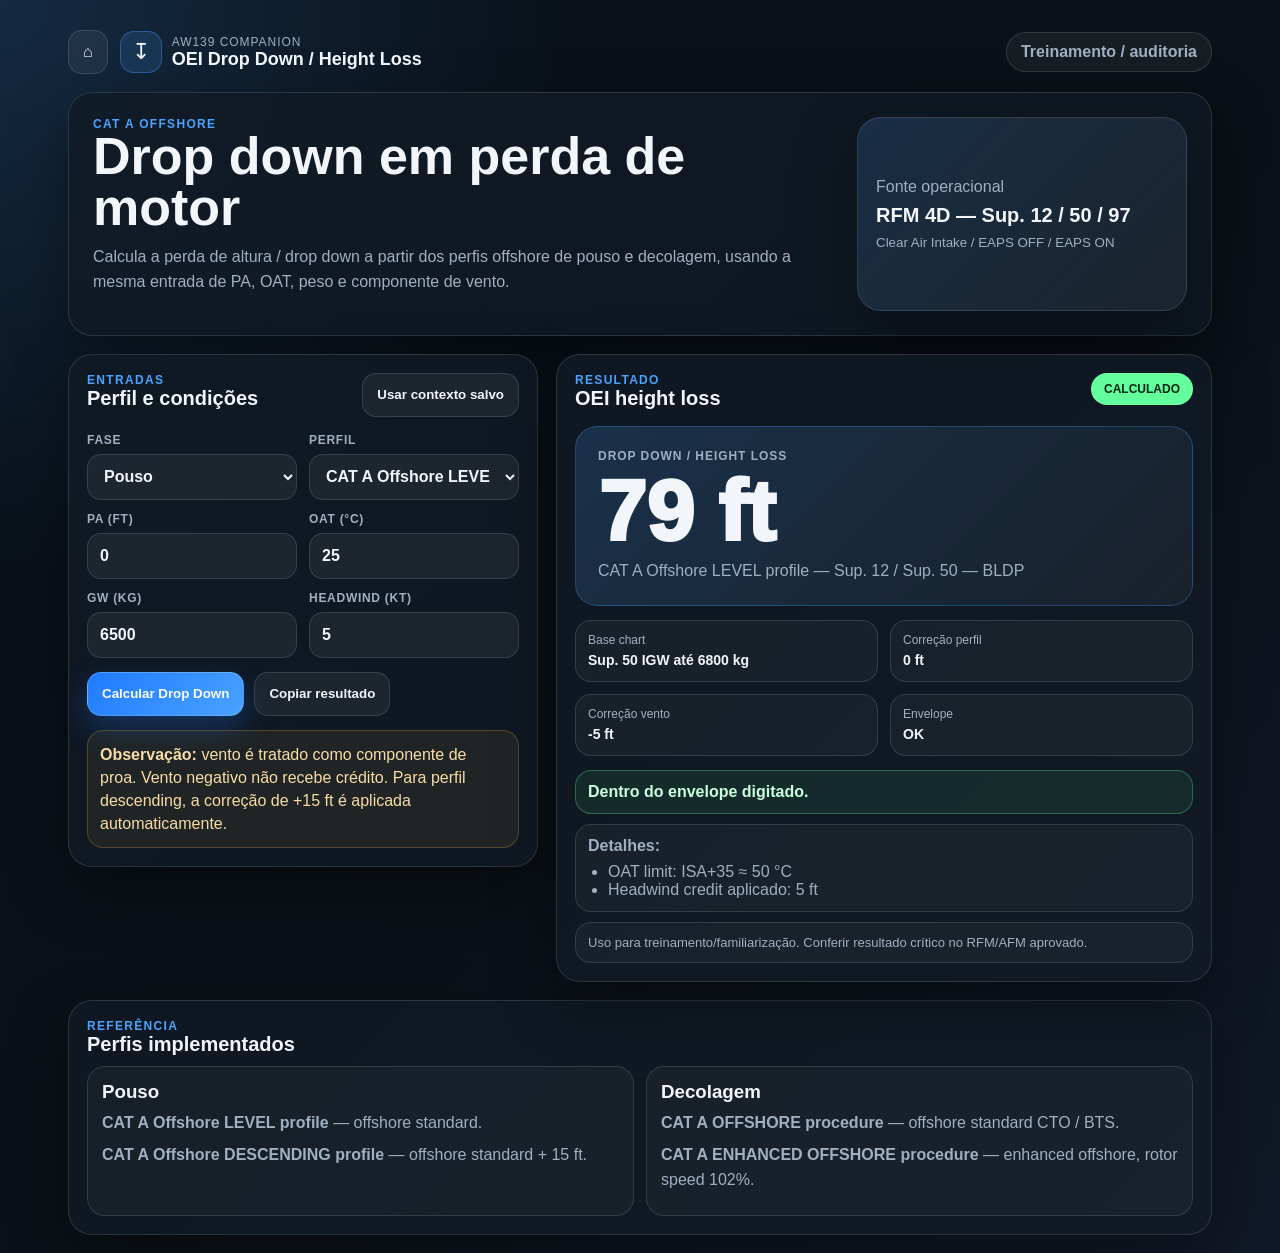
<file: dropdown/index.html>
<!doctype html>
<html lang="pt-BR">
<head>
  <meta charset="utf-8">
  <meta name="viewport" content="width=device-width, initial-scale=1, viewport-fit=cover">
  <meta name="theme-color" content="#111b26">
  <title>AW139 Companion — OEI Drop Down</title>
  <link rel="stylesheet" href="styles.css">
</head>
<body>
  <main class="app-shell">
    <header class="topbar">
      <div class="topbar-left">
        <a class="nav-btn" href="../index.html" aria-label="Home">⌂</a>
        <div class="product-tag">
          <div class="product-icon">↧</div>
          <div>
            <div class="product-line">AW139 Companion</div>
            <div class="product-sub">OEI Drop Down / Height Loss</div>
          </div>
        </div>
      </div>
      <div class="mode-chip">Treinamento / auditoria</div>
    </header>

    <section class="hero">
      <div>
        <div class="eyebrow">CAT A offshore</div>
        <h1>Drop down em perda de motor</h1>
        <p>Calcula a perda de altura / drop down a partir dos perfis offshore de pouso e decolagem, usando a mesma entrada de PA, OAT, peso e componente de vento.</p>
      </div>
      <div class="hero-card">
        <span>Fonte operacional</span>
        <strong>RFM 4D — Sup. 12 / 50 / 97</strong>
        <small>Clear Air Intake / EAPS OFF / EAPS ON</small>
      </div>
    </section>

    <section class="workspace">
      <section class="panel input-panel">
        <div class="panel-head">
          <div>
            <div class="panel-kicker">Entradas</div>
            <h2>Perfil e condições</h2>
          </div>
          <button id="loadContextBtn" class="ghost-btn" type="button">Usar contexto salvo</button>
        </div>

        <div class="form-grid form-grid-2">
          <label class="field">
            <span>Fase</span>
            <select id="phaseSelect">
              <option value="landing">Pouso</option>
              <option value="takeoff">Decolagem</option>
            </select>
          </label>
          <label class="field">
            <span>Perfil</span>
            <select id="profileSelect"></select>
          </label>
        </div>

        <div class="form-grid form-grid-2">
          <label class="field">
            <span>PA (ft)</span>
            <input id="pressureAltitude" type="number" value="0" inputmode="numeric" step="10">
          </label>
          <label class="field">
            <span>OAT (°C)</span>
            <input id="oat" type="number" value="25" inputmode="numeric" step="1">
          </label>
        </div>

        <div class="form-grid form-grid-2">
          <label class="field">
            <span>GW (kg)</span>
            <input id="weight" type="number" value="6500" inputmode="numeric" step="10">
          </label>
          <label class="field">
            <span>Headwind (kt)</span>
            <input id="headwind" type="number" value="5" inputmode="numeric" step="1">
          </label>
        </div>

        <div class="action-row">
          <button id="calculateBtn" class="run-btn" type="button">Calcular Drop Down</button>
          <button id="copyBtn" class="ghost-btn" type="button">Copiar resultado</button>
        </div>

        <div class="note-box">
          <strong>Observação:</strong> vento é tratado como componente de proa. Vento negativo não recebe crédito. Para perfil descending, a correção de +15 ft é aplicada automaticamente.
        </div>
      </section>

      <section class="panel result-panel" id="resultPanel">
        <div class="panel-head">
          <div>
            <div class="panel-kicker">Resultado</div>
            <h2>OEI height loss</h2>
          </div>
          <span id="statusChip" class="status-chip warn">Aguardando</span>
        </div>

        <div class="result-main">
          <div class="result-label">Drop Down / Height Loss</div>
          <div class="result-value" id="heightLossValue">—</div>
          <div class="result-sub" id="resultSub">Preencha e calcule.</div>
        </div>

        <div class="result-grid">
          <div class="mini-card">
            <span>Base chart</span>
            <strong id="chartFamily">—</strong>
          </div>
          <div class="mini-card">
            <span>Correção perfil</span>
            <strong id="profileCorrection">—</strong>
          </div>
          <div class="mini-card">
            <span>Correção vento</span>
            <strong id="windCorrection">—</strong>
          </div>
          <div class="mini-card">
            <span>Envelope</span>
            <strong id="envelopeInfo">—</strong>
          </div>
        </div>

        <div id="messages" class="messages"></div>
      </section>
    </section>

    <section class="panel reference-panel">
      <div class="panel-head compact">
        <div>
          <div class="panel-kicker">Referência</div>
          <h2>Perfis implementados</h2>
        </div>
      </div>
      <div class="reference-grid">
        <div>
          <h3>Pouso</h3>
          <p><strong>CAT A Offshore LEVEL profile</strong> — offshore standard.</p>
          <p><strong>CAT A Offshore DESCENDING profile</strong> — offshore standard + 15 ft.</p>
        </div>
        <div>
          <h3>Decolagem</h3>
          <p><strong>CAT A OFFSHORE procedure</strong> — offshore standard CTO / BTS.</p>
          <p><strong>CAT A ENHANCED OFFSHORE procedure</strong> — enhanced offshore, rotor speed 102%.</p>
        </div>
      </div>
    </section>
  </main>

  <script src="app.js"></script>
</body>
</html>
</file>
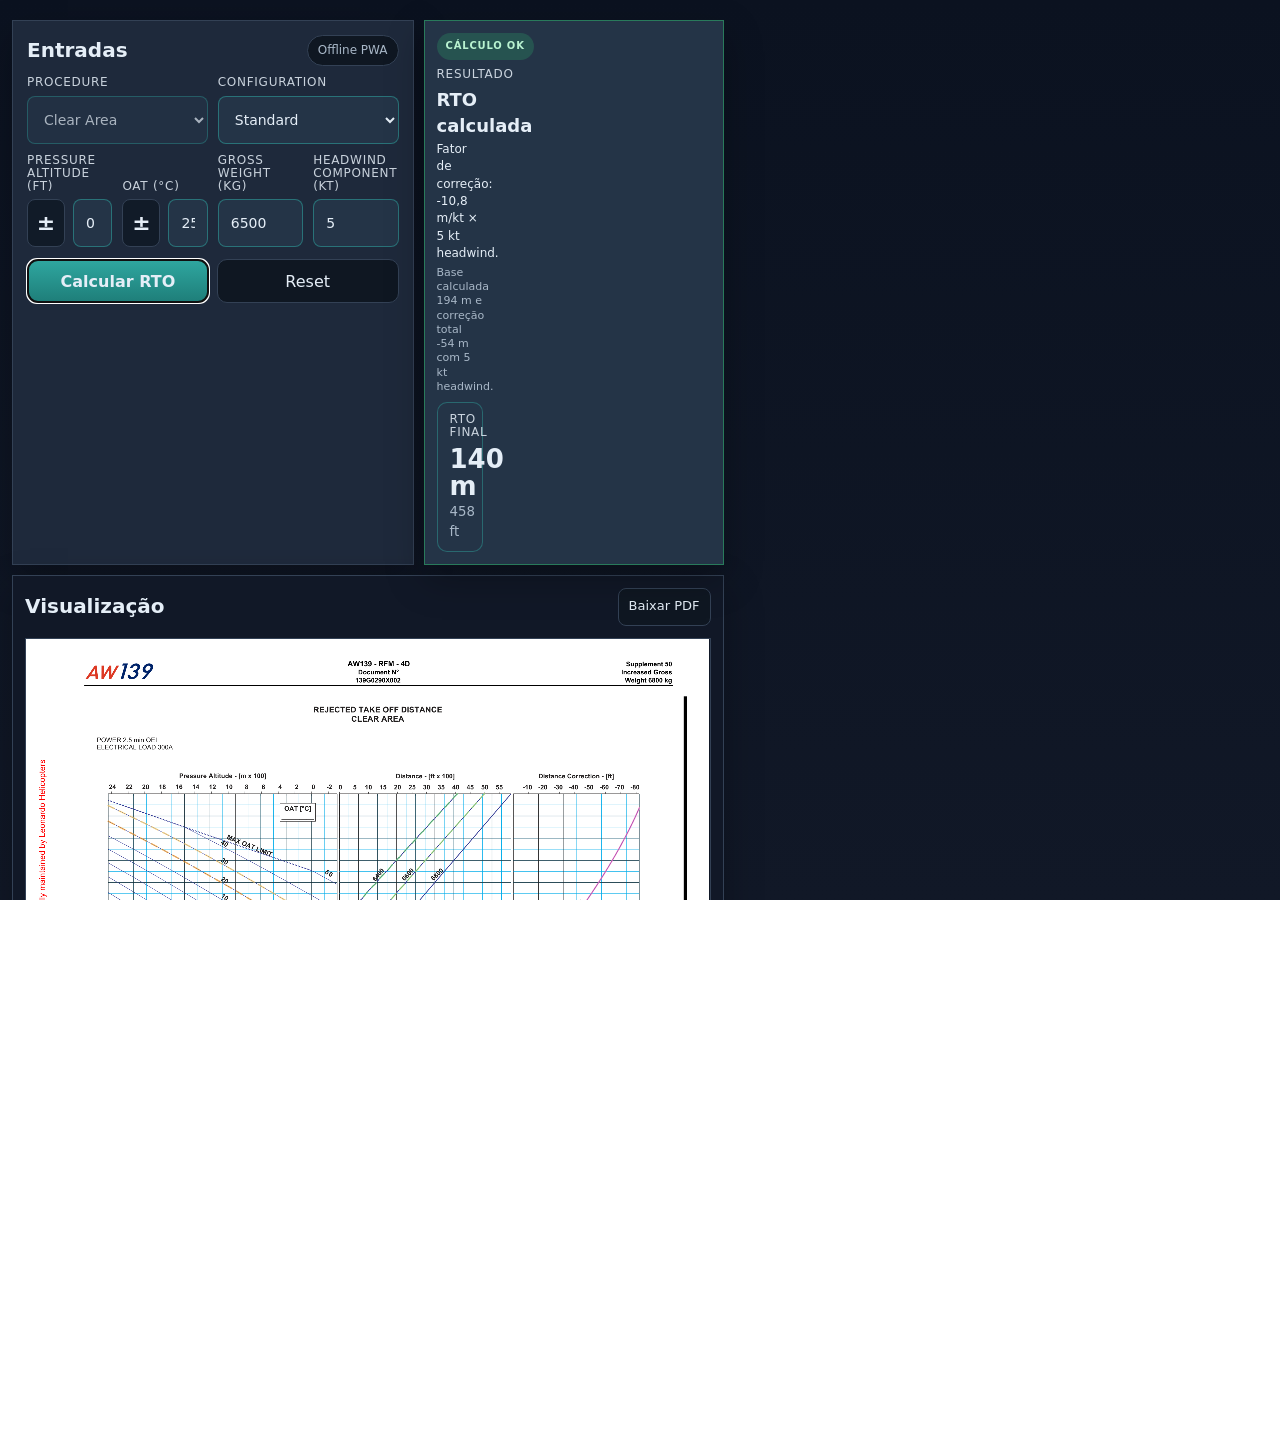
<file: rto/index.html>
<!doctype html>
<html lang="pt-BR">
<head>
  <meta charset="utf-8">
  <meta name="viewport" content="width=device-width, initial-scale=1, viewport-fit=cover">
  <meta name="theme-color" content="#0b0f14">
  <title>AW139 Companion App — RTO / CTO Module</title>
  <link rel="manifest" href="manifest.webmanifest">
  <link rel="icon" type="image/png" sizes="32x32" href="assets/icon-32.png">
  <link rel="apple-touch-icon" sizes="180x180" href="assets/icon-180.png">
  <link rel="stylesheet" href="styles.css">
</head>
<body>
  <main class="app-shell">
    <header class="topbar module-topbar">
      <div class="topbar-left">
        <div class="product-tag no-sep">
          <div class="product-icon">⛭</div>
          <div>
            <div class="product-line">AW139 Companion</div>
            <div class="product-sub">RTO / CTO</div>
          </div>
        </div>
      </div>
      <div class="topbar-right"></div>
    </header>

    <header id="heroHeader" class="hero hero-compact">
      <div>
        <p class="eyebrow">AW139 Companion App</p>
        <h1>RTO / CTO Module</h1>
        <p id="subtitleEl" class="subtitle visually-hidden">Reject Take Off Distance — Supplement 50 — Figure 4-54</p>
        <p id="buildVersionEl" class="build-version build-version-prominent">BUILD V39 • standard auto-switch 6800/7000 + unified Rev. 32 source</p>
      </div>
    </header>

    <section id="formSection" class="card form-card">
      <div class="card-title-row">
        <h2>Entradas</h2>
        <span class="pill">Offline PWA</span>
      </div>

      <div class="grid compact-grid">
        <label class="control-block select-block">
          <span>Procedure</span>
          <div class="select-wrap">
            <select id="procedure" aria-label="Procedure" disabled>
              <option value="clear" selected>Clear Area</option>
            </select>
          </div>
        </label>

        <label class="control-block select-block">
          <span>Configuration</span>
          <div class="select-wrap">
            <select id="configuration" aria-label="Configuration">
              <option value="standard" selected>Standard</option>
              <option value="eapsOff">EAPS OFF</option>
              <option value="eapsOn">EAPS ON</option>
              <option value="ibfInstalled">IBF Installed</option>
            </select>
          </div>
        </label>

        <label class="field-half compact-field">
          <span>Pressure Altitude (ft)</span>
          <div class="input-with-toggle">
            <button id="paNegativeBtn" type="button" class="sign-toggle" aria-label="Alternar sinal da altitude pressão">±</button>
            <input id="pressureAltitude" type="text" inputmode="numeric" enterkeyhint="next" autocomplete="off" placeholder="ex. 0">
          </div>
        </label>

        <label class="field-half compact-field narrow-field">
          <span>OAT (°C)</span>
          <div class="input-with-toggle">
            <button id="oatNegativeBtn" type="button" class="sign-toggle" aria-label="Alternar sinal da temperatura">±</button>
            <input id="oat" type="text" inputmode="numeric" enterkeyhint="next" autocomplete="off" placeholder="ex. 25" maxlength="3">
          </div>
        </label>

        <label class="field-half compact-field">
          <span>Gross Weight (kg)</span>
          <input id="actualWeight" type="text" inputmode="numeric" enterkeyhint="next" autocomplete="off" placeholder="ex. 6700">
        </label>

        <label id="headwindWrap" class="field-half compact-field narrow-field">
          <span>Headwind Component (kt)</span>
          <input id="headwind" type="text" inputmode="numeric" enterkeyhint="done" autocomplete="off" placeholder="ex. 5">
        </label>
      </div>

      <div class="action-row action-row-main">
        <button id="runBtn" class="primary">Calcular RTO</button>
        <button id="resetBtn" class="ghost">Reset</button>
      </div>
      <p id="formHint" class="hint">Escopo atual: Supplement 50, RTO Clear Area. No perfil Standard, até 6800 kg usa Supplement 50 e acima de 6800 kg usa Supplement 90.</p>
    </section>

    <section id="statusCard" class="card status sticky-result neutral">
      <div class="status-grid compact-status-grid">
        <div class="status-summary">
          <div id="statusBadge" class="status-badge">AGUARDANDO DADOS</div>
          <p class="label status-kicker">Resultado</p>
          <h2 id="statusTitle">RTO Figure 4-54</h2>
          <p id="statusText" class="status-text">Fator de correção: —</p>
          <p id="statusDetail" class="status-detail">Preencha os campos e execute o cálculo.</p>
        </div>

        <div class="metric emphasis-metric result-main compact-result-main">
          <span class="label">RTO final</span>
          <strong id="finalMetric">—</strong>
          <small id="finalMetricFt">—</small>
        </div>
      </div>
    </section>

    <section id="visualCard" class="card">
      <div class="card-title-row">
        <h2>Visualização</h2>
        <div class="toolbar-row">
          <button id="toggleChart" class="ghost small">Mostrar gráfico</button>
          <button id="exportPdfBtn" class="ghost small">Compartilhar / Baixar PDF</button>
        </div>
      </div>
      <div id="chartPanel" class="chart-panel hidden">
        <div id="chartStage" class="chart-stage interactive-chart" role="button" tabindex="0" aria-label="Abrir visualização em tela cheia">
          <canvas id="chartCanvas" width="2526" height="1785" aria-label="Visual interpolation chart"></canvas>
        </div>
        <div class="legend">
          <span><i class="dot amber"></i> PA / curvas OAT usadas</span>
          <span><i class="dot cyan"></i> Transferência</span>
          <span><i class="dot green"></i> curvas de peso usadas</span>
          <span><i class="dot magenta"></i> Correction / Reference line</span>
        </div>
        <p id="chartHint" class="hint">Overlay direto sobre a página completa do RFM: altitude, curvas usadas no cálculo, transferência horizontal, leitura da distância e correção por headwind.</p>
        <p id="chartReference" class="chart-reference"><strong>Gráfico em uso:</strong> Figure 4-54 — Rejected Take Off Distance OEI Clear Area.<br><strong>Suplemento:</strong> Supplement 50<br><strong>Página:</strong> S50-85<br><strong>Fonte:</strong> Leonardo AW139 Rotorcraft Flight Manual (RFM), Ed. 2, Rev. 32.</p>
      </div>
    </section>

    <section id="interpSection" class="card compact">
      <div class="card-title-row">
        <h2>Interpolação aplicada</h2>
      </div>
      <div id="interpBox" class="interp-box muted">Sem cálculo ainda.</div>
    </section>

    <div id="chartFullscreen" class="chart-fullscreen hidden" aria-hidden="true">
      <button id="closeFullscreenBtn" type="button" class="fullscreen-close-btn" aria-label="Voltar da visualização em tela cheia">✕</button>
      <div id="fullscreenViewport" class="chart-fullscreen-viewport" aria-label="Visualização do gráfico em tela cheia com zoom e pan">
        <div id="fullscreenContent" class="chart-fullscreen-content">
          <canvas id="fullscreenChartCanvas" width="2526" height="1785" aria-label="Visual interpolation chart fullscreen"></canvas>
        </div>
      </div>
    </div>
  </main>

  <script src="app.js?v=rto-engine-v39"></script>

  <script src="../shared/module-bridge.js"></script>
</body>
</html>
</file>
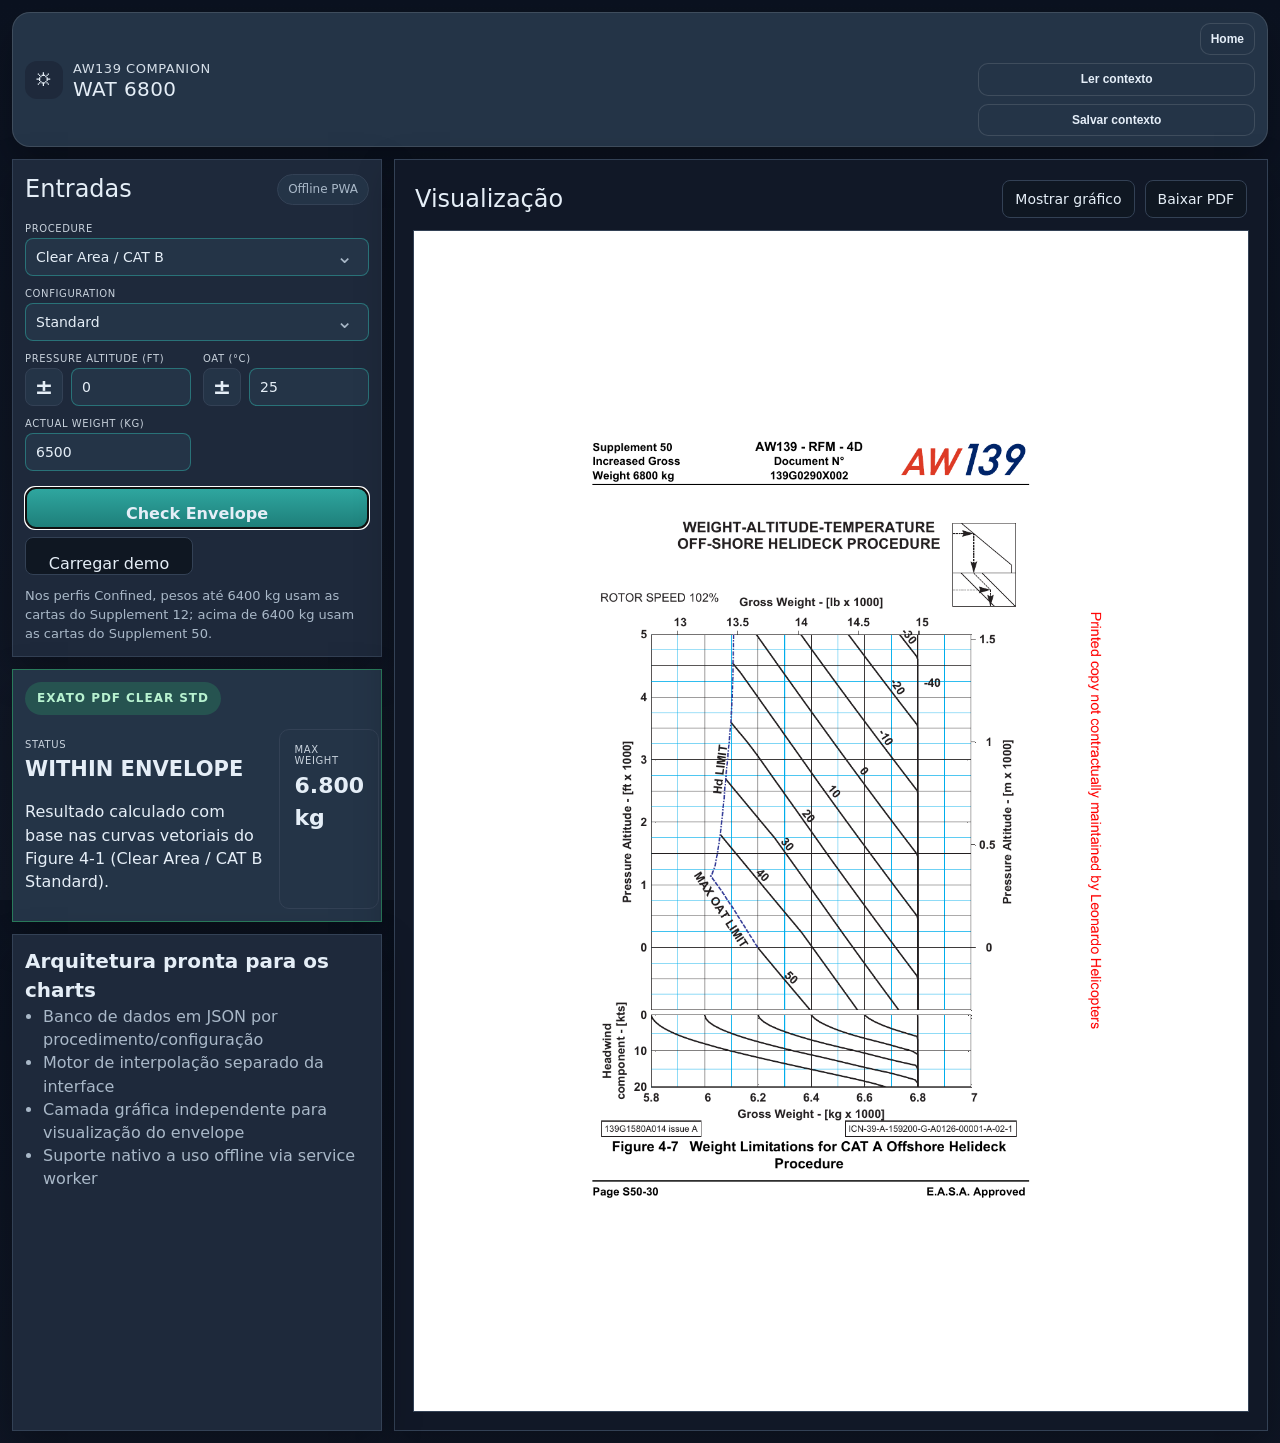
<file: wat/index.html>
<!doctype html>
<html lang="pt-BR">
<head>
  <meta charset="utf-8">
  <meta name="viewport" content="width=device-width, initial-scale=1, viewport-fit=cover">
  <meta name="theme-color" content="#0b0f14">
  <title>WAT 6800</title>
  <link rel="manifest" href="manifest.webmanifest">
  <link rel="stylesheet" href="styles.css">
</head>
<body>
  <main class="app-shell">
    <header class="topbar module-topbar">
      <div class="topbar-left">
        <div class="product-tag no-sep">
          <div class="product-icon">⛭</div>
          <div>
            <div class="product-line">AW139 Companion</div>
            <div class="product-sub">WAT 6800</div>
          </div>
        </div>
      </div>
      <div class="topbar-right"></div>
    </header>

    <header class="hero">
      <div>
        <p class="eyebrow">AW139</p>
        <h1>WAT 6800</h1>
        <p class="subtitle">Envelope check com base nos WAT Charts</p>
        <p class="build-version">Build v16.6.6</p>
      </div>
      <button id="installBtn" class="ghost hidden">Instalar</button>
    </header>

    <section class="card form-card">
      <div class="card-title-row">
        <h2>Entradas</h2>
        <span class="pill">Offline PWA</span>
      </div>

      <div class="grid compact-grid">
        <label class="control-block select-block">
          <span>Procedure</span>
          <div class="select-wrap">
            <select id="procedure" aria-label="Procedure">
              <option value="offshore" selected>Offshore Helideck</option>
              <option value="clear">Clear Area / CAT B</option>
              <option value="confined">Confined Area</option>
            </select>
          </div>
        </label>

        <label class="control-block select-block">
          <span>Configuration</span>
          <div class="select-wrap">
            <select id="configuration" aria-label="Configuration">
              <option value="standard" selected>Standard</option>
              <option value="eaps_off">EAPS OFF</option>
              <option value="eaps_on">EAPS ON</option>
              <option value="ibf">IBF Installed</option>
            </select>
          </div>
        </label>

        <label class="field-half compact-field">
          <span>Pressure Altitude (ft)</span>
          <div class="input-with-toggle">
            <button id="paNegativeBtn" type="button" class="sign-toggle" aria-label="Alternar sinal da altitude pressão">±</button>
            <input id="pressureAltitude" type="text" inputmode="numeric" enterkeyhint="next" autocomplete="off" placeholder="ex. 1200">
          </div>
        </label>

        <label class="field-half compact-field narrow-field">
          <span>OAT (°C)</span>
          <div class="input-with-toggle">
            <button id="oatNegativeBtn" type="button" class="sign-toggle" aria-label="Alternar sinal da temperatura">±</button>
            <input id="oat" type="text" inputmode="numeric" enterkeyhint="next" autocomplete="off" placeholder="ex. 28" maxlength="3">
          </div>
        </label>

        <label class="field-half compact-field">
          <span>Actual Weight (kg)</span>
          <input id="actualWeight" type="text" inputmode="numeric" enterkeyhint="next" autocomplete="off" placeholder="ex. 6550">
        </label>

        <label id="headwindWrap" class="field-half compact-field narrow-field">
          <span>Headwind Component (kt)</span>
          <input id="headwind" type="text" inputmode="numeric" enterkeyhint="done" autocomplete="off" placeholder="ex. 15">
        </label>
      </div>

      <div class="action-row">
        <button id="runBtn" class="primary">Check Envelope</button>
        <button id="demoBtn" class="ghost">Carregar demo</button>
      </div>
      <p id="formHint" class="hint">Offshore Helideck + Standard, EAPS OFF e EAPS ON estão calibrados. Os demais perfis permanecem bloqueados.</p>
    </section>

    <section id="statusCard" class="card status neutral">
      <div class="status-badge">AGUARDANDO DADOS</div>
      <div class="status-main">
        <div>
          <p class="label">Status</p>
          <h2 id="statusTitle">Envelope check</h2>
          <p id="statusText">Preencha os campos e execute o cálculo.</p>
        </div>
        <div class="metrics">
          <div class="metric">
            <span class="label">Max Weight</span>
            <strong id="maxWeight">—</strong>
          </div>
          <div class="metric">
            <span class="label">Margin</span>
            <strong id="margin">—</strong>
          </div>
        </div>
      </div>
    </section>

    <section id="visualCard" class="card viewer-card">
      <div class="card-title-row">
        <h2>Visualização</h2>
        <div class="toolbar-row">
          <button id="toggleChart" class="ghost small">Mostrar gráfico</button>
          <button id="exportPdfBtn" class="ghost small">Compartilhar / Baixar PDF</button>
        </div>
      </div>
      <div id="chartPanel" class="chart-panel hidden">
        <div class="chart-stage">
          <img id="chartBaseImage" src="docs/page-07.png" alt="Página completa do gráfico WAT">
          <canvas id="chartCanvas" width="900" height="1137" aria-label="Visual interpolation chart"></canvas>
        </div>
        <div class="legend">
          <span><i class="dot white"></i> Max weight interpolado</span>
          <span><i class="dot blue"></i> Peso atual</span>
          <span><i class="dot green"></i> Dentro</span>
          <span><i class="dot red"></i> Fora</span>
        </div>
        <p id="chartHint" class="hint">Overlay direto sobre a página completa do RFM: altitude, curvas de temperatura, peso atual, ponto sem vento e resultado final com headwind.</p>
        <p id="chartReference" class="chart-reference"><strong>Gráfico em uso:</strong> Figure 4-7 — Weight Limitations for CAT A Offshore Helideck Procedure.<br><strong>Suplemento:</strong> Supplement 50<br><strong>Página:</strong> S50-30<br><strong>Fonte:</strong> Leonardo AW139 Rotorcraft Flight Manual (RFM), Ed. 2, Rev. 32.</p>
      </div>
    </section>

    <section id="notesCard" class="card compact notes-card">
      <h2>Arquitetura pronta para os charts</h2>
      <ul class="clean-list">
        <li>Banco de dados em JSON por procedimento/configuração</li>
        <li>Motor de interpolação separado da interface</li>
        <li>Camada gráfica independente para visualização do envelope</li>
        <li>Suporte nativo a uso offline via service worker</li>
      </ul>
    </section>
  </main>

  <script src="app.js?v=allprofiles-v16_6_5-confined6400-visual-align2" defer></script>

  <script src="../shared/module-bridge.js"></script>
</body>
</html>
</file>
<file: cata/styles.css>
:root {
  --bg: #0B1220;
  --panel: #1E293B;
  --panel-2: #243447;
  --shell: #0B1220;
  --shell-2: #111827;
  --text: #E5EEF7;
  --muted: #A9B8C8;
  --soft: #8FA1B2;
  --line: rgba(255,255,255,.12);
  --accent: #2FA7A0;
  --accent-2: #46C2BA;
  --ok: #62FF9C;
  --bad: #FF4040;
  --warn: #D9A441;
  --card-shadow: 0 18px 40px rgba(0,0,0,.28);
}
*{box-sizing:border-box}
html,body{height:100%}
body{margin:0;font-family:Inter,-apple-system,BlinkMacSystemFont,"Segoe UI",Roboto,Helvetica,Arial,sans-serif;background:linear-gradient(180deg,var(--shell) 0%,var(--shell-2) 100%);color:var(--text)}
button,input,select{font:inherit}
.cockpit-shell{min-height:100%;display:grid;grid-template-rows:auto 1fr;gap:12px;padding:12px}
.topbar{display:grid;grid-template-columns:1fr auto;gap:12px;align-items:center;background:#243447;border:1px solid var(--line);border-radius:18px;padding:10px 12px;box-shadow:var(--card-shadow)}
.topbar-left,.topbar-right{display:flex;align-items:center;gap:10px}
.nav-btn{display:grid;place-items:center;width:44px;height:44px;border-radius:12px;border:1px solid rgba(255,255,255,.1);background:#202b35;color:var(--text);text-decoration:none;cursor:pointer;font-size:20px;font-weight:800}
.ghost-btn{background:#243447;color:var(--text);border:1px solid rgba(255,255,255,.12)}
.product-tag{display:flex;align-items:center;gap:10px;padding-left:10px;border-left:1px solid rgba(255,255,255,.12)}
.product-tag.no-sep{border-left:0;padding-left:0}
.product-icon{width:38px;height:38px;border-radius:12px;display:grid;place-items:center;background:#243447;color:#E5EEF7;font-size:20px}
.product-line{font-size:13px;letter-spacing:.04em;color:#E5EEF7;opacity:.92;text-transform:uppercase}
.product-sub{font-size:20px;line-height:1.05;font-weight:300;letter-spacing:.02em}
.workspace{min-height:0;display:grid;grid-template-columns:370px 1fr;gap:12px;align-items:start}
.sidebar{display:flex;flex-direction:column;gap:12px;min-height:0;transition:width .2s ease, transform .2s ease, opacity .2s ease}
.panel{background:#1E293B;border:1px solid rgba(255,255,255,.12);border-radius:0;box-shadow:var(--card-shadow);padding:12px}
.entry-panel{background:#1E293B}
.result-panel{background:#243447}
.panel-title-row{display:flex;align-items:flex-start;justify-content:space-between;gap:10px;margin-bottom:14px}
.panel-title-row.compact{align-items:center}
.panel-kicker{font-size:12px;letter-spacing:.08em;text-transform:uppercase;color:#E5EEF7;opacity:.85}
.panel h1,.panel h2{margin:6px 0 0;font-weight:300;letter-spacing:.01em}
.panel h1{font-size:26px;line-height:1.06}
.panel h2{font-size:24px;line-height:1.1}
.section-label{margin:12px 0 6px;font-size:10px;letter-spacing:.08em;text-transform:uppercase;color:#eef6fd;opacity:.82}
.form-grid{display:grid;gap:8px;margin-bottom:8px}
.form-grid-2{grid-template-columns:1fr 1fr}
.field{display:flex;flex-direction:column;gap:4px;min-width:0}
.field span{font-size:10px;letter-spacing:.06em;text-transform:uppercase;color:#E5EEF7;opacity:.86;line-height:1.1}
.field input,.field select{height:38px;min-width:0;width:100%;border-radius:8px;border:1px solid rgba(47,167,160,.55);background:#243447;color:var(--text);padding:0 10px;outline:none;font-size:14px}
.field input:focus,.field select:focus{border-color:var(--accent-2);box-shadow:0 0 0 3px rgba(47,167,160,.18)}
.input-with-toggle{display:flex;align-items:center;gap:8px;width:100%}
.input-with-toggle input{flex:1 1 auto;min-width:0}
.sign-toggle{width:38px;height:38px;border:1px solid rgba(255,255,255,.14);border-radius:8px;background:#243447;color:var(--text);font-size:22px;line-height:1;display:grid;place-items:center;cursor:pointer;padding:0;flex:0 0 38px}
.sign-toggle:focus-visible,.sign-toggle:hover{border-color:var(--accent-2);box-shadow:0 0 0 3px rgba(47,167,160,.12)}
.action-row{display:grid;grid-template-columns:1fr 1fr;gap:8px;margin-top:10px}
.action-row .run-btn{grid-column:1 / -1}
.run-btn{height:42px;border-radius:10px;border:0;background:linear-gradient(180deg,var(--accent-2),var(--accent));color:#fff;font-weight:800;letter-spacing:.02em;cursor:pointer}
.action-row .ghost-btn{height:38px;border-radius:8px;cursor:pointer}
.helper{margin:10px 0 0;color:#E5EEF7;opacity:.78;font-size:12px;line-height:1.35}
.result-grid{display:grid;grid-template-columns:1fr 1fr;gap:8px}
.result-box{background:#243447;border:1px solid rgba(255,255,255,.12);padding:10px;min-height:102px;border-radius:10px}
.result-box.ok{background:linear-gradient(180deg, rgba(98,255,156,.20), rgba(22,56,40,.92));border-color:rgba(98,255,156,.74);box-shadow:0 0 0 1px rgba(98,255,156,.24), 0 0 24px rgba(98,255,156,.18)}
.result-box.bad{background:linear-gradient(180deg, rgba(255,64,64,.20), rgba(58,27,27,.92));border-color:rgba(255,64,64,.76);box-shadow:0 0 0 1px rgba(255,64,64,.26), 0 0 24px rgba(255,64,64,.18)}

.result-label{font-size:12px;letter-spacing:.08em;text-transform:uppercase;color:#A9B8C8}
.result-value{font-size:32px;font-weight:300;line-height:1.05;margin-top:8px}
.result-sub{margin-top:6px;color:#A9B8C8;font-size:12px;min-height:28px}
.result-band{margin-top:8px;padding:10px;background:#243447;border-left:4px solid var(--accent);font-size:13px;border-radius:10px}
.mini-row{margin-top:12px;display:flex;align-items:center;justify-content:flex-start;gap:10px}
.mini-row h3{margin:0;font-size:14px;letter-spacing:.06em;text-transform:uppercase;font-weight:700}
.mini-chips{display:flex;gap:8px;flex-wrap:wrap}
.mini-chip,.status-chip{display:inline-flex;align-items:center;justify-content:center;padding:9px 12px;font-size:12px;font-weight:900;letter-spacing:.03em;border-radius:999px;border:1px solid rgba(255,255,255,.12);background:#25303a;color:#e9f0f6}
.status-chip.ok,.mini-chip.ok{background:linear-gradient(180deg, rgba(98,255,156,.28), rgba(22,56,40,.92));border-color:rgba(98,255,156,.72);color:#effff5;box-shadow:0 0 0 1px rgba(98,255,156,.24), 0 0 22px rgba(98,255,156,.18)}
.status-chip.bad,.mini-chip.bad{background:linear-gradient(180deg, rgba(255,64,64,.28), rgba(58,27,27,.92));border-color:rgba(255,64,64,.74);color:#fff0f0;box-shadow:0 0 0 1px rgba(255,64,64,.24), 0 0 22px rgba(255,64,64,.2)}
.status-chip.warn{background:rgba(217,164,65,.16);border-color:rgba(217,164,65,.4);color:#f4e0b2}
.decision-table{width:100%;border-collapse:collapse;margin-top:10px;background:#243447;border-radius:12px;overflow:hidden}
.decision-table th,.decision-table td{padding:10px;border-bottom:1px solid rgba(255,255,255,.1);text-align:left}
.decision-table thead th{font-size:12px;letter-spacing:.08em;text-transform:uppercase;color:#A9B8C8;background:#243447}
.muted-cell{color:#A9B8C8;opacity:.76}
.td-ok{color:#eafff1;font-weight:900;background:rgba(98,255,156,.18);box-shadow:inset 0 0 0 1px rgba(98,255,156,.36);border-radius:8px}
.td-bad{color:#fff1f1;font-weight:900;background:rgba(255,64,64,.18);box-shadow:inset 0 0 0 1px rgba(255,64,64,.36);border-radius:8px}
.result-panel.result-ok{box-shadow:0 0 0 1px rgba(98,255,156,.55), 0 0 26px rgba(98,255,156,.18), var(--card-shadow)}
.result-panel.result-bad{box-shadow:0 0 0 1px rgba(255,64,64,.58), 0 0 26px rgba(255,64,64,.18), var(--card-shadow)}
.viewer-pane{min-width:0;display:flex;flex-direction:column;gap:0;background:#111827;border:1px solid rgba(255,255,255,.12);box-shadow:var(--card-shadow);position:relative;align-self:start}
.viewer-header{display:flex;align-items:center;justify-content:space-between;gap:10px;padding:14px;background:#243447;color:#E5EEF7;border-bottom:1px solid rgba(255,255,255,.08)}
.viewer-title{font-size:18px;line-height:1.1;font-weight:400}
.viewer-tabs{display:flex;gap:8px;flex-wrap:wrap}
.viewer-tab{height:40px;padding:0 14px;border-radius:10px;border:1px solid rgba(255,255,255,.12);background:#1a242d;color:#E5EEF7;cursor:pointer}
.viewer-tab.active{background:#2FA7A0;color:#fff;border-color:#2FA7A0}
.viewer-stage{position:relative;min-height:0;background:#111827;overflow:hidden;display:block}
.viz-frame{border:0;width:100%;display:none;background:#111827;height:auto;vertical-align:top}
.viz-frame.active{display:block}
.viewer-pane.viz-fullscreen{position:fixed;inset:0;z-index:999;background:#111827}
body.fullscreen-body{overflow:hidden}
.viewer-placeholder{position:absolute;inset:0;display:grid;place-items:center;text-align:center;padding:28px;background:linear-gradient(180deg,#0b1219 0%,#000 100%);color:#E5EEF7;z-index:2}
.viewer-placeholder[hidden]{display:none}
.placeholder-title{font-size:24px;font-weight:300;margin-bottom:8px}
.placeholder-sub{max-width:420px;color:#9eb0c1;line-height:1.5}
.viewer-pane.is-empty .viewer-tab.active{background:#1a242d;border-color:rgba(255,255,255,.12)}

.viewer-meta{display:grid;grid-template-columns:1fr;gap:10px;padding:12px 14px;background:#16212d;border-top:1px solid rgba(255,255,255,.08)}
.viewer-meta[hidden]{display:none!important}
.viewer-meta-block{display:grid;gap:8px}
.viewer-meta-title{font-size:11px;letter-spacing:.08em;text-transform:uppercase;color:#E5EEF7;opacity:.8}
.viz-legend{display:flex;flex-wrap:wrap;gap:8px 10px}
.viz-legend-item{display:inline-flex;align-items:center;gap:8px;padding:7px 10px;border-radius:999px;background:#1E293B;border:1px solid rgba(255,255,255,.08);color:#E5EEF7;font-size:12px;line-height:1.15}
.viz-swatch{width:10px;height:10px;border-radius:999px;display:inline-block;box-shadow:0 0 0 1px rgba(255,255,255,.15) inset}
.viz-facts{display:grid;grid-template-columns:repeat(2,minmax(0,1fr));gap:8px}
.viz-fact{background:#1E293B;border:1px solid rgba(255,255,255,.08);border-radius:10px;padding:8px 10px;min-width:0}
.viz-fact-label{display:block;font-size:10px;letter-spacing:.08em;text-transform:uppercase;color:#A9B8C8;margin-bottom:4px}
.viz-fact-value{display:block;font-size:13px;line-height:1.3;color:#E5EEF7;word-break:break-word}

.sidebar-collapsed .workspace{grid-template-columns:1fr}
.sidebar-collapsed .sidebar{display:none}
@media (max-width: 1180px){
  .workspace{grid-template-columns:minmax(340px, 40%) 1fr}
  .panel h1{font-size:24px}
}
@media (max-width: 900px){
  .workspace{grid-template-columns:minmax(320px, 40%) 1fr}
  .viewer-pane{min-height:72vh}
}
@media (max-width: 640px){
  .workspace{grid-template-columns:1fr;grid-template-areas:"sidebar" "viewer"}
  .sidebar{grid-area:sidebar}
  .viewer-pane{grid-area:viewer;min-height:0}
  .cockpit-shell{padding:8px;gap:8px}
  .topbar{padding:10px 12px;border-radius:14px}
  .product-sub{font-size:18px}
  .panel{padding:12px}
  .panel h1{font-size:24px}
  .panel h2{font-size:22px}
  .form-grid-2{grid-template-columns:1fr 1fr}
  .result-grid{grid-template-columns:1fr 1fr}
  .action-row{grid-template-columns:1fr 1fr}
  .action-row .run-btn{grid-column:1 / -1}
  .viewer-header{padding:12px}
  .viewer-title{font-size:18px}
  .viewer-tabs{width:auto}
  .viewer-tab{height:40px;border-radius:10px}
  .viz-facts{grid-template-columns:repeat(2,minmax(0,1fr))}
}


.chart-fullscreen-overlay{position:fixed;inset:0;z-index:1000;background:#02060d;display:grid;grid-template-rows:auto 1fr}.chart-fullscreen-overlay[hidden]{display:none!important}.chart-fullscreen-top{display:flex;justify-content:flex-end;padding:10px 12px}.chart-fullscreen-close{width:42px;height:42px;border-radius:999px;border:1px solid rgba(255,255,255,.18);background:rgba(15,23,32,.86);color:#fff;font-size:22px;cursor:pointer}.chart-fullscreen-viewport{position:relative;overflow:hidden;touch-action:none}.chart-fullscreen-canvas{position:absolute;left:0;top:0;transform-origin:0 0;box-shadow:0 18px 40px rgba(0,0,0,.35)}
</file>
<file: dropdown/styles.css>
:root {
  --bg: #0b1118;
  --panel: #111b26;
  --panel-2: #152333;
  --line: rgba(255,255,255,.12);
  --text: #f2f6fb;
  --muted: #9fb0c2;
  --accent: #4aa3ff;
  --ok: #62ff9c;
  --warn: #f3b447;
  --bad: #ff6262;
  --shadow: 0 22px 60px rgba(0,0,0,.35);
}
* { box-sizing: border-box; }
body {
  margin: 0;
  min-height: 100vh;
  color: var(--text);
  background:
    radial-gradient(circle at top left, rgba(74,163,255,.18), transparent 36rem),
    linear-gradient(135deg, #081019 0%, #0b1118 55%, #111827 100%);
  font-family: Inter, -apple-system, BlinkMacSystemFont, "Segoe UI", sans-serif;
}
.app-shell {
  width: min(1180px, 100%);
  margin: 0 auto;
  padding: 18px;
}
.topbar {
  display: flex;
  align-items: center;
  justify-content: space-between;
  gap: 12px;
  padding: 12px 0 18px;
}
.topbar-left { display: flex; align-items: center; gap: 12px; }
.nav-btn, .ghost-btn, .run-btn {
  border: 1px solid var(--line);
  border-radius: 14px;
  color: var(--text);
  text-decoration: none;
  background: rgba(255,255,255,.06);
  min-height: 44px;
  padding: 0 14px;
  display: inline-flex;
  align-items: center;
  justify-content: center;
  cursor: pointer;
  font-weight: 700;
}
.run-btn {
  background: linear-gradient(135deg, #1f7aff, #4aa3ff);
  border-color: rgba(255,255,255,.18);
  color: white;
  box-shadow: 0 12px 30px rgba(31,122,255,.28);
}
.product-tag { display:flex; align-items:center; gap:10px; }
.product-icon {
  width: 42px; height: 42px; border-radius: 14px;
  display:grid; place-items:center;
  background: rgba(74,163,255,.15);
  border: 1px solid rgba(74,163,255,.35);
  font-size: 22px;
}
.product-line { color: var(--muted); font-size: 12px; text-transform: uppercase; letter-spacing: .08em; }
.product-sub { font-weight: 800; font-size: 18px; }
.mode-chip {
  border: 1px solid var(--line);
  background: rgba(255,255,255,.05);
  color: var(--muted);
  padding: 10px 14px;
  border-radius: 999px;
  font-weight: 700;
}
.hero {
  display: grid;
  grid-template-columns: 1fr minmax(240px, 330px);
  gap: 18px;
  align-items: stretch;
  margin-bottom: 18px;
}
.hero, .panel, .hero-card {
  border: 1px solid var(--line);
  border-radius: 24px;
  background: rgba(17,27,38,.84);
  box-shadow: var(--shadow);
}
.hero { padding: 24px; }
.eyebrow, .panel-kicker {
  color: var(--accent);
  text-transform: uppercase;
  letter-spacing: .11em;
  font-size: 12px;
  font-weight: 900;
}
h1, h2, h3, p { margin-top: 0; }
h1 { font-size: clamp(30px, 5vw, 52px); line-height: .98; margin-bottom: 12px; }
h2 { font-size: 20px; margin-bottom: 0; }
h3 { margin-bottom: 8px; }
p { color: var(--muted); line-height: 1.55; }
.hero-card {
  background: linear-gradient(135deg, rgba(74,163,255,.16), rgba(255,255,255,.05));
  padding: 18px;
  display: flex;
  flex-direction: column;
  justify-content: center;
  gap: 8px;
}
.hero-card span, .hero-card small { color: var(--muted); }
.hero-card strong { font-size: 20px; }
.workspace {
  display: grid;
  grid-template-columns: minmax(340px, 470px) 1fr;
  gap: 18px;
  align-items: start;
}
.panel { padding: 18px; }
.panel-head {
  display: flex;
  justify-content: space-between;
  align-items: flex-start;
  gap: 12px;
  margin-bottom: 16px;
}
.panel-head.compact { margin-bottom: 10px; }
.form-grid {
  display: grid;
  gap: 12px;
  margin-bottom: 12px;
}
.form-grid-2 { grid-template-columns: repeat(2, minmax(0, 1fr)); }
.field { display: flex; flex-direction: column; gap: 7px; }
.field span {
  color: var(--muted);
  font-size: 12px;
  font-weight: 800;
  text-transform: uppercase;
  letter-spacing: .06em;
}
input, select {
  width: 100%;
  min-height: 46px;
  border: 1px solid var(--line);
  border-radius: 14px;
  background: rgba(255,255,255,.06);
  color: var(--text);
  padding: 0 12px;
  font-size: 16px;
  font-weight: 700;
  outline: none;
}
select option { color: #111827; }
input:focus, select:focus { border-color: rgba(74,163,255,.75); box-shadow: 0 0 0 3px rgba(74,163,255,.15); }
.action-row { display: flex; flex-wrap: wrap; gap: 10px; margin-top: 14px; }
.note-box {
  border: 1px solid rgba(243,180,71,.25);
  background: rgba(243,180,71,.08);
  color: #f8dca7;
  border-radius: 16px;
  padding: 12px;
  margin-top: 14px;
  line-height: 1.45;
}
.result-panel { position: sticky; top: 12px; }
.status-chip {
  border: 1px solid var(--line);
  border-radius: 999px;
  padding: 8px 12px;
  font-size: 12px;
  font-weight: 900;
  text-transform: uppercase;
  white-space: nowrap;
}
.status-chip.ok { color: #072614; background: var(--ok); }
.status-chip.bad { color: white; background: rgba(255,98,98,.18); border-color: rgba(255,98,98,.5); }
.status-chip.warn { color: #2b1900; background: var(--warn); }
.result-main {
  border: 1px solid rgba(74,163,255,.28);
  background: linear-gradient(135deg, rgba(74,163,255,.18), rgba(255,255,255,.04));
  border-radius: 22px;
  padding: 22px;
  margin-bottom: 14px;
}
.result-label { color: var(--muted); font-weight: 900; text-transform: uppercase; letter-spacing: .08em; font-size: 12px; }
.result-value { font-size: clamp(48px, 9vw, 86px); line-height: .95; font-weight: 950; margin: 8px 0; }
.result-sub { color: var(--muted); line-height: 1.4; }
.result-grid, .reference-grid {
  display: grid;
  grid-template-columns: repeat(2, minmax(0, 1fr));
  gap: 12px;
}
.mini-card {
  border: 1px solid var(--line);
  border-radius: 16px;
  padding: 12px;
  background: rgba(255,255,255,.04);
}
.mini-card span { display:block; color: var(--muted); font-size: 12px; margin-bottom: 4px; }
.mini-card strong { font-size: 14px; }
.messages { margin-top: 14px; display: grid; gap: 10px; }
.message {
  border: 1px solid var(--line);
  border-radius: 16px;
  padding: 12px;
  color: var(--muted);
  background: rgba(255,255,255,.04);
}
.message ul { margin: 8px 0 0; padding-left: 20px; }
.message.ok { color: #c9ffdc; border-color: rgba(98,255,156,.3); background: rgba(98,255,156,.08); }
.message.warn { color: #ffe0a8; border-color: rgba(243,180,71,.38); background: rgba(243,180,71,.08); }
.message.muted { font-size: 13px; }
.reference-panel { margin-top: 18px; }
.reference-grid > div {
  border: 1px solid var(--line);
  background: rgba(255,255,255,.035);
  border-radius: 18px;
  padding: 14px;
}
.reference-grid p { margin-bottom: 8px; }
@media (max-width: 860px) {
  .hero, .workspace { grid-template-columns: 1fr; }
  .result-panel { position: static; }
}
@media (max-width: 560px) {
  .form-grid-2, .result-grid, .reference-grid { grid-template-columns: 1fr; }
  .topbar { align-items: stretch; flex-direction: column; }
  .mode-chip { width: fit-content; }
}
</file>
<file: rto/styles.css>
:root {
  --bg: #0B1220;
  --panel: #1E293B;
  --panel-2: #243447;
  --line: #334155;
  --text: #E5EEF7;
  --muted: #A9B8C8;
  --green: #2FBF71;
  --red: #D94F4F;
  --blue: #2FA7A0;
  --amber: #D9A441;
  --cyan: #4ef0ff;
  --magenta: #ff79cb;
  --shadow: 0 14px 36px rgba(0,0,0,.28);
}
* { box-sizing: border-box; }
body {
  margin: 0;
  background: linear-gradient(180deg, #0B1220 0%, #111827 100%);
  color: var(--text);
  font: 16px/1.45 Inter, system-ui, -apple-system, Segoe UI, Roboto, sans-serif;
}
.app-shell { max-width: 920px; margin: 0 auto; padding: 14px 16px 44px; }
.hero, .card { background: rgba(18,25,34,.92); border: 1px solid var(--line); border-radius: 22px; box-shadow: var(--shadow); }
.hero { display:flex; justify-content:space-between; align-items:flex-start; gap:16px; padding:22px; margin-bottom:16px; }
.hero-compact { padding: 16px 18px; }
.eyebrow { margin:0 0 4px; color: var(--amber); text-transform:uppercase; letter-spacing:.12em; font-size:12px; }
h1 { margin:0; font-size:34px; line-height:1.05; }
.subtitle { margin:8px 0 0; color: var(--muted); }
.visually-hidden { position:absolute !important; width:1px; height:1px; padding:0; margin:-1px; overflow:hidden; clip:rect(0,0,0,0); white-space:nowrap; border:0; }
.build-version { margin: 8px 0 0; color: var(--amber); font-size: 12px; letter-spacing: .08em; text-transform: uppercase; }
.build-version-prominent {
  display: inline-flex;
  align-items: center;
  padding: 6px 10px;
  border-radius: 999px;
  border: 1px solid rgba(243, 180, 71, .35);
  background: rgba(243, 180, 71, .10);
  font-size: 13px;
  font-weight: 800;
  letter-spacing: .1em;
}

.card { padding: 18px; margin-bottom: 16px; }
.form-card { margin-top: 0; }
.card-title-row { display:flex; justify-content:space-between; align-items:center; gap:12px; margin-bottom:16px; }
h2 { margin:0; font-size:20px; }
.pill { background:#0f1722; border:1px solid var(--line); color:var(--muted); border-radius:999px; padding:6px 10px; font-size:12px; }
.grid { display:grid; grid-template-columns: repeat(2, minmax(0, 1fr)); gap:12px; }
.compact-grid { align-items:end; }
.grid label { min-width:0; }
.field-half { grid-column: span 1; }
.control-block { grid-column: 1 / -1; }
label span, .label { display:block; margin-bottom:8px; color:var(--muted); font-size:13px; }
input, select, button {
  width:100%; border-radius:14px; border:1px solid var(--line); background:#0f1722; color:var(--text);
  padding:14px 14px; font:inherit;
}
input, select { min-height: 56px; }
button { cursor:pointer; }
.primary { background: linear-gradient(180deg, #2FA7A0 0%, #1E7E79 100%); border-color:#1E7E79; font-weight:700; }
.ghost { background:#0f1722; }
.small { width:auto; padding:10px 12px; font-size:14px; }
.hidden { display:none !important; }
.select-wrap { position:relative; }
.input-with-toggle { display:grid; grid-template-columns: 56px 1fr; gap:10px; }
.sign-toggle {
  padding:0; min-height:56px; display:grid; place-items:center; font-weight:800; font-size:18px;
  background:#111b28;
}
.action-row { display:flex; gap:12px; margin-top:16px; }
.action-row-main > button { flex: 1 1 0; }
.action-row-secondary { margin-top:10px; }
.action-row-secondary .ghost-inline { width:100%; }
.hint { color: var(--muted); font-size: 13px; margin: 12px 0 0; }
.status { overflow: hidden; }
.sticky-result {
  position: sticky;
  top: calc(env(safe-area-inset-top, 0px) + 8px);
  z-index: 40;
  padding: 14px;
  backdrop-filter: blur(14px);
}
.status-grid {
  display: grid;
  grid-template-columns: minmax(0, 1.25fr) minmax(250px, .95fr);
  grid-template-areas: "summary final";
  gap: 10px;
  align-items: stretch;
}
.compact-status-grid { align-items: stretch; }
.status-summary {
  grid-area: summary;
  min-width: 0;
  display: flex;
  flex-direction: column;
  justify-content: center;
}
.status-kicker { margin: 10px 0 4px; }
.status-badge { display:inline-flex; width:max-content; padding:7px 11px; border-radius:999px; font-size:11px; font-weight:700; letter-spacing:.08em; background:#203043; }
.status-summary h2 { font-size: 21px; margin: 0; }
.status-text { margin: 4px 0 0; color: var(--text); font-size: 13px; }
.status-detail { margin: 4px 0 0; color: var(--muted); font-size: 12px; line-height: 1.45; }
.metric { background: rgba(11,15,20,.55); border:1px solid var(--line); border-radius:16px; padding:10px 12px; }
.metric strong { font-size:22px; display:block; line-height:1.05; }
.metric small { color:var(--muted); display:block; margin-top:2px; }
.result-main { grid-area: final; padding: 12px 14px; display: flex; flex-direction: column; justify-content: center; }
.result-main strong { font-size: 30px; }
.compact-result-main { min-height: 108px; }
.emphasis-metric { border-color: rgba(47,167,160,.45); background: rgba(47,167,160,.08); }
.status.within { background: linear-gradient(180deg, rgba(47,191,113,.18), rgba(18,25,34,.94)); border-color: rgba(47,191,113,.5); }
.status.within .status-badge { background: rgba(47,191,113,.22); color:#b8f2d0; }
.status.warn { background: linear-gradient(180deg, rgba(217,164,65,.16), rgba(18,25,34,.94)); border-color: rgba(217,164,65,.45); }
.status.warn .status-badge { background: rgba(217,164,65,.22); color:#f0d290; }
.status.out { background: linear-gradient(180deg, rgba(217,79,79,.18), rgba(18,25,34,.94)); border-color: rgba(217,79,79,.52); }
.status.out .status-badge { background: rgba(217,79,79,.22); color:#f6bbbb; }
.status.neutral .status-badge { color:#A9B8C8; }
.chart-panel { margin-top: 14px; }
.chart-stage { background:#111827; border:1px solid var(--line); border-radius:18px; overflow:hidden; }
.interactive-chart { cursor: zoom-in; position: relative; }
.interactive-chart::after {
  content: "Toque para ampliar";
  position: absolute;
  right: 12px;
  bottom: 12px;
  z-index: 2;
  padding: 6px 10px;
  border-radius: 999px;
  background: rgba(11, 15, 20, .78);
  border: 1px solid rgba(255,255,255,.14);
  color: #E5EEF7;
  font-size: 12px;
  line-height: 1;
  pointer-events: none;
}
.chart-fullscreen {
  position: fixed;
  inset: 0;
  z-index: 9999;
  background: rgba(5, 10, 16, .985);
}
.chart-fullscreen-viewport {
  position: absolute;
  inset: 0;
  overflow: hidden;
  touch-action: none;
  cursor: grab;
}
.chart-fullscreen-viewport.is-dragging {
  cursor: grabbing;
}
.chart-fullscreen-content {
  position: absolute;
  left: 50%;
  top: 50%;
  transform-origin: center center;
  will-change: transform;
}
#fullscreenChartCanvas {
  display: block;
  max-width: none;
  max-height: none;
  background: #0b1017;
  border-radius: 0;
  box-shadow: none;
}
.fullscreen-close-btn {
  position: fixed;
  top: max(14px, env(safe-area-inset-top, 0px) + 10px);
  right: max(14px, env(safe-area-inset-right, 0px) + 10px);
  z-index: 10001;
  width: 44px;
  height: 44px;
  min-width: 44px;
  padding: 0;
  display: grid;
  place-items: center;
  border-radius: 999px;
  border: 1px solid rgba(255,255,255,.16);
  background: rgba(11, 15, 20, .82);
  color: #f5f8fc;
  font-size: 24px;
  line-height: 1;
  box-shadow: 0 10px 28px rgba(0,0,0,.35);
  backdrop-filter: blur(10px);
}
body.fullscreen-open {
  overflow: hidden;
}
canvas { width:100%; height:auto; display:block; background:#111827; }
.legend { display:flex; flex-wrap:wrap; gap:12px 18px; color:var(--muted); font-size:13px; margin-top:12px; }
.dot { display:inline-block; width:10px; height:10px; border-radius:999px; margin-right:6px; vertical-align:middle; }
.dot.amber { background: var(--amber); }
.dot.cyan { background: var(--cyan); }
.dot.green { background: #8bff6f; }
.dot.magenta { background: var(--magenta); }
.interp-box { background: rgba(11,15,20,.55); border:1px solid var(--line); border-radius:18px; padding:14px; }
.interp-box.muted { color: var(--muted); }
.toolbar-row { display:flex; gap:10px; flex-wrap:wrap; }
.compact { padding-top:16px; padding-bottom:16px; }
.chart-reference { color: var(--text); }
@media (max-width: 760px) {
  .app-shell { padding-left: 12px; padding-right: 12px; }
  .hero { padding:16px; }
  h1 { font-size: 30px; }
  .grid { grid-template-columns: repeat(2, minmax(0, 1fr)); }
  .field-half { grid-column: span 1; }
  .control-block { grid-column: 1 / -1; }
  .status-grid {
    grid-template-columns: 1fr;
    grid-template-areas:
      "summary"
      "final";
  }
  .sticky-result { top: calc(env(safe-area-inset-top, 0px) + 6px); }
  .status-summary h2 { font-size: 19px; }
  .result-main strong { font-size: 28px; }
  .compact-result-main { min-height: 0; }
  .action-row { gap:10px; }
}


@media (min-width: 768px) and (max-width: 1366px) {
  body.tablet-dashboard { overflow: hidden; }
  body.tablet-dashboard .app-shell {
    max-width: none;
    width: calc(100vw - 24px);
    min-height: 100dvh;
    padding: 10px 12px 12px;
    display: grid;
    grid-template-columns: minmax(0, 1fr);
    grid-template-rows: auto auto auto minmax(220px, 1fr) auto;
    grid-template-areas:
      "hero"
      "form"
      "status"
      "chart"
      "interp";
    gap: 10px;
    align-content: stretch;
  }

  body.tablet-dashboard #heroHeader { grid-area: hero; margin-bottom: 0; padding: 12px 16px; }
  body.tablet-dashboard #formSection { grid-area: form; margin-bottom: 0; padding: 14px; }
  body.tablet-dashboard #statusCard {
    grid-area: status;
    margin-bottom: 0;
    padding: 12px;
    position: static;
    top: auto;
  }
  body.tablet-dashboard #visualCard {
    grid-area: chart;
    margin-bottom: 0;
    padding: 12px;
    display: flex;
    flex-direction: column;
    min-height: 0;
  }
  body.tablet-dashboard #interpSection { grid-area: interp; margin-bottom: 0; padding: 12px; }

  body.tablet-dashboard h1 { font-size: 28px; }
  body.tablet-dashboard .eyebrow { margin-bottom: 2px; }
  body.tablet-dashboard .build-version { margin-top: 4px; font-size: 11px; }
  body.tablet-dashboard .card-title-row { margin-bottom: 10px; }

  body.tablet-dashboard .compact-grid {
    grid-template-columns: repeat(12, minmax(0, 1fr));
    gap: 10px;
  }
  body.tablet-dashboard .select-block { grid-column: span 6; }
  body.tablet-dashboard .compact-field { grid-column: span 3; }
  body.tablet-dashboard .narrow-field { grid-column: span 3; }
  body.tablet-dashboard label span,
  body.tablet-dashboard .label { margin-bottom: 6px; font-size: 12px; }
  body.tablet-dashboard input,
  body.tablet-dashboard select { min-height: 48px; padding: 12px 12px; }
  body.tablet-dashboard .sign-toggle { min-height: 48px; }
  body.tablet-dashboard .action-row { margin-top: 12px; }
  body.tablet-dashboard #formHint { display: none; }

  body.tablet-dashboard .status-grid {
    grid-template-columns: minmax(0, 1fr) minmax(220px, .92fr);
    gap: 8px;
  }
  body.tablet-dashboard .status-summary h2 { font-size: 18px; }
  body.tablet-dashboard .status-text { font-size: 12px; }
  body.tablet-dashboard .status-detail { font-size: 11px; }
  body.tablet-dashboard .result-main strong { font-size: 26px; }
  body.tablet-dashboard .compact-result-main { min-height: 96px; }

  body.tablet-dashboard #chartPanel.hidden { display: flex !important; }
  body.tablet-dashboard #chartPanel {
    margin-top: 0;
    flex: 1;
    display: flex;
    flex-direction: column;
    min-height: 0;
  }
  body.tablet-dashboard .chart-stage {
    flex: 1;
    min-height: 0;
    aspect-ratio: 842 / 595;
  }
  body.tablet-dashboard canvas { width: 100%; height: 100%; }
  body.tablet-dashboard .toolbar-row { gap: 8px; }
  body.tablet-dashboard .small { padding: 8px 10px; font-size: 13px; }
  body.tablet-dashboard .legend { margin-top: 8px; gap: 6px 12px; font-size: 11px; }
  body.tablet-dashboard #chartHint,
  body.tablet-dashboard #chartReference { display: none; }
  body.tablet-dashboard .interp-box {
    padding: 10px 12px;
    font-size: 13px;
    max-height: 86px;
    overflow: auto;
  }
}

@media (min-width: 900px) and (max-width: 1366px) {
  body.tablet-dashboard .app-shell {
    grid-template-columns: minmax(0, 1.15fr) minmax(300px, .85fr);
    grid-template-rows: auto auto minmax(240px, 1fr) auto;
    grid-template-areas:
      "hero hero"
      "form status"
      "chart chart"
      "interp interp";
  }

  body.tablet-dashboard #statusCard { align-self: stretch; }
}


@media (min-width: 768px) and (max-width: 1024px) and (orientation: portrait) {
  body.tablet-dashboard {
    overflow: hidden;
  }

  body.tablet-dashboard .app-shell {
    max-width: none;
    width: 100vw;
    height: 100dvh;
    padding: 8px 10px 10px;
    display: grid;
    grid-template-columns: minmax(0, 1.28fr) minmax(240px, .88fr);
    grid-template-rows: auto auto minmax(0, 1fr) auto;
    grid-template-areas:
      "hero hero"
      "form status"
      "chart chart"
      "interp interp";
    gap: 8px;
    align-content: stretch;
  }

  body.tablet-dashboard #heroHeader {
    grid-area: hero;
    margin-bottom: 0;
    padding: 10px 14px;
    border-radius: 18px;
  }

  body.tablet-dashboard #formSection,
  body.tablet-dashboard #statusCard,
  body.tablet-dashboard #visualCard,
  body.tablet-dashboard #interpSection {
    margin-bottom: 0;
    padding: 10px 12px;
    border-radius: 18px;
  }

  body.tablet-dashboard #formSection { grid-area: form; }
  body.tablet-dashboard #statusCard {
    grid-area: status;
    position: static;
    top: auto;
    align-self: stretch;
    display: flex;
    flex-direction: column;
    justify-content: center;
  }
  body.tablet-dashboard #visualCard {
    grid-area: chart;
    min-height: 0;
    display: flex;
    flex-direction: column;
    overflow: hidden;
  }
  body.tablet-dashboard #interpSection {
    grid-area: interp;
    min-height: 0;
    padding-top: 8px;
    padding-bottom: 8px;
  }

  body.tablet-dashboard h1 {
    font-size: 24px;
    line-height: 1;
  }
  body.tablet-dashboard .eyebrow {
    font-size: 10px;
    margin-bottom: 2px;
  }
  body.tablet-dashboard .build-version {
    margin-top: 3px;
    font-size: 10px;
  }

  body.tablet-dashboard .card-title-row {
    margin-bottom: 8px;
    gap: 8px;
  }
  body.tablet-dashboard .pill {
    padding: 4px 8px;
    font-size: 10px;
  }

  body.tablet-dashboard .compact-grid {
    grid-template-columns: repeat(2, minmax(0, 1fr));
    gap: 8px 10px;
    align-items: end;
  }
  body.tablet-dashboard .select-block,
  body.tablet-dashboard .compact-field,
  body.tablet-dashboard .narrow-field,
  body.tablet-dashboard .field-half {
    grid-column: span 1;
  }
  body.tablet-dashboard label span,
  body.tablet-dashboard .label {
    margin-bottom: 4px;
    font-size: 11px;
  }
  body.tablet-dashboard input,
  body.tablet-dashboard select,
  body.tablet-dashboard button {
    border-radius: 12px;
  }
  body.tablet-dashboard input,
  body.tablet-dashboard select {
    min-height: 42px;
    padding: 9px 10px;
    font-size: 15px;
  }
  body.tablet-dashboard .input-with-toggle {
    grid-template-columns: 42px 1fr;
    gap: 8px;
  }
  body.tablet-dashboard .sign-toggle {
    min-height: 42px;
    font-size: 16px;
  }
  body.tablet-dashboard .action-row {
    gap: 8px;
    margin-top: 10px;
  }
  body.tablet-dashboard .action-row .primary,
  body.tablet-dashboard .action-row .ghost {
    min-height: 42px;
    padding-top: 10px;
    padding-bottom: 10px;
  }
  body.tablet-dashboard #formHint {
    display: none;
  }

  body.tablet-dashboard .status-grid {
    grid-template-columns: 1fr;
    grid-template-areas:
      "summary"
      "final";
    gap: 8px;
  }
  body.tablet-dashboard .status-badge {
    padding: 6px 9px;
    font-size: 10px;
  }
  body.tablet-dashboard .status-kicker {
    margin: 8px 0 2px;
  }
  body.tablet-dashboard .status-summary h2 {
    font-size: 17px;
  }
  body.tablet-dashboard .status-text {
    font-size: 12px;
    margin-top: 2px;
  }
  body.tablet-dashboard .status-detail {
    font-size: 11px;
    margin-top: 3px;
    line-height: 1.35;
  }
  body.tablet-dashboard .result-main {
    padding: 10px 12px;
  }
  body.tablet-dashboard .result-main strong {
    font-size: 32px;
  }
  body.tablet-dashboard .compact-result-main {
    min-height: 88px;
  }

  body.tablet-dashboard .toolbar-row {
    gap: 8px;
  }
  body.tablet-dashboard #toggleChart {
    display: none;
  }
  body.tablet-dashboard #chartPanel.hidden {
    display: flex !important;
  }
  body.tablet-dashboard #chartPanel {
    margin-top: 0;
    flex: 1;
    min-height: 0;
    display: flex;
    flex-direction: column;
  }
  body.tablet-dashboard .chart-stage {
    flex: 1;
    min-height: 0;
    aspect-ratio: auto;
  }
  body.tablet-dashboard canvas {
    width: 100%;
    height: 100%;
    object-fit: contain;
  }
  body.tablet-dashboard .legend {
    display: flex;
    margin-top: 8px;
    gap: 6px 12px;
    font-size: 11px;
  }
  body.tablet-dashboard #chartHint,
  body.tablet-dashboard #chartReference {
    display: block;
  }
  body.tablet-dashboard #chartHint {
    margin-top: 8px;
    font-size: 11px;
    line-height: 1.35;
  }
  body.tablet-dashboard #chartReference {
    margin-top: 6px;
    font-size: 11px;
    line-height: 1.35;
  }

  body.tablet-dashboard #interpSection .card-title-row {
    margin-bottom: 6px;
  }
  body.tablet-dashboard #interpSection h2 {
    font-size: 16px;
  }
  body.tablet-dashboard .interp-box {
    padding: 8px 10px;
    font-size: 12px;
    line-height: 1.3;
    max-height: 52px;
    overflow: auto;
    border-radius: 14px;
  }
}


/* v27 iPad portrait layout: first fold preserved, page scroll re-enabled */
@media (min-width: 744px) and (max-width: 1100px) and (orientation: portrait) {
  html, body {
    min-height: 100%;
    overflow-x: hidden;
    overflow-y: auto;
  }

  body {
    padding: 0;
  }

  .app-shell {
    max-width: none;
    width: 100vw;
    min-height: 100dvh;
    height: auto;
    box-sizing: border-box;
    padding: max(8px, env(safe-area-inset-top, 0px)) 10px max(14px, env(safe-area-inset-bottom, 0px)) 10px;
    display: grid;
    grid-template-columns: minmax(0, 1.2fr) minmax(250px, 0.8fr);
    grid-template-rows: auto auto auto auto;
    grid-template-areas:
      "hero hero"
      "form status"
      "chart chart"
      "interp interp";
    gap: 8px;
    align-content: start;
    overflow: visible;
  }

  #heroHeader,
  #formSection,
  #statusCard,
  #visualCard,
  #interpSection {
    margin: 0;
    border-radius: 18px;
  }

  #heroHeader {
    grid-area: hero;
    padding: 10px 14px;
    min-height: 0;
  }

  #formSection {
    grid-area: form;
    padding: 10px 12px;
    min-height: 0;
  }

  #statusCard {
    grid-area: status;
    position: static;
    top: auto;
    padding: 10px 12px;
    min-height: 0;
    align-self: stretch;
  }

  #visualCard {
    grid-area: chart;
    padding: 10px 12px;
    min-height: 0;
    display: flex;
    flex-direction: column;
    overflow: visible;
  }

  #interpSection {
    grid-area: interp;
    padding: 8px 12px;
    min-height: 0;
  }

  h1 {
    font-size: 24px;
    line-height: 1.05;
  }

  .eyebrow {
    font-size: 10px;
    margin-bottom: 2px;
  }

  .build-version {
    margin-top: 3px;
    font-size: 10px;
  }

  .card-title-row {
    margin-bottom: 8px;
    gap: 8px;
  }

  .pill {
    padding: 4px 8px;
    font-size: 10px;
  }

  .compact-grid {
    grid-template-columns: repeat(2, minmax(0, 1fr));
    gap: 8px 10px;
    align-items: end;
  }

  .select-block,
  .compact-field,
  .narrow-field,
  .field-half {
    grid-column: span 1;
  }

  label span,
  .label {
    margin-bottom: 4px;
    font-size: 11px;
  }

  input, select {
    min-height: 42px;
    padding: 9px 10px;
    font-size: 15px;
    border-radius: 12px;
  }

  button {
    border-radius: 12px;
  }

  .input-with-toggle {
    grid-template-columns: 42px 1fr;
    gap: 8px;
  }

  .sign-toggle {
    min-height: 42px;
    font-size: 16px;
  }

  .action-row {
    gap: 8px;
    margin-top: 10px;
  }

  .action-row .primary,
  .action-row .ghost {
    min-height: 42px;
    padding-top: 10px;
    padding-bottom: 10px;
  }

  #formHint {
    display: none;
  }

  .status-grid {
    grid-template-columns: 1fr;
    grid-template-areas:
      "summary"
      "final";
    gap: 8px;
  }

  .status-badge {
    padding: 6px 9px;
    font-size: 10px;
  }

  .status-kicker {
    margin: 8px 0 2px;
  }

  .status-summary h2 {
    font-size: 17px;
  }

  .status-text {
    font-size: 12px;
    margin-top: 2px;
  }

  .status-detail {
    font-size: 11px;
    margin-top: 3px;
    line-height: 1.3;
  }

  .result-main {
    padding: 10px 12px;
  }

  .result-main strong {
    font-size: 30px;
  }

  .compact-result-main {
    min-height: 84px;
  }

  .toolbar-row {
    gap: 8px;
  }

  #toggleChart {
    display: none;
  }

  #chartPanel,
  #chartPanel.hidden {
    display: flex !important;
    min-height: 0;
    margin-top: 0;
    flex-direction: column;
  }

  .chart-stage {
    min-height: 260px;
    height: 38vh;
    max-height: 420px;
    aspect-ratio: auto;
  }

  canvas {
    width: 100%;
    height: 100%;
    object-fit: contain;
  }

  .legend {
    display: flex;
    margin-top: 8px;
    gap: 6px 12px;
    font-size: 11px;
  }

  #chartHint,
  #chartReference {
    display: block;
  }

  #chartHint {
    margin-top: 8px;
    font-size: 11px;
    line-height: 1.35;
  }

  #chartReference {
    margin-top: 6px;
    font-size: 11px;
    line-height: 1.35;
  }

  #interpSection .card-title-row {
    margin-bottom: 6px;
  }

  #interpSection h2 {
    font-size: 15px;
  }

  .interp-box {
    padding: 8px 10px;
    font-size: 12px;
    line-height: 1.25;
    max-height: none;
    overflow: visible;
    border-radius: 14px;
  }
}


/* v29 desktop default uses the optimized iPad portrait dashboard */
@media (min-width: 1101px) {
  html, body {
    min-height: 100%;
    overflow-x: hidden;
    overflow-y: auto;
  }

  body {
    padding: 0;
  }

  .app-shell {
    max-width: 1440px;
    width: calc(100vw - 24px);
    min-height: 100dvh;
    height: auto;
    box-sizing: border-box;
    padding: max(10px, env(safe-area-inset-top, 0px)) 12px max(18px, env(safe-area-inset-bottom, 0px)) 12px;
    display: grid;
    grid-template-columns: minmax(0, 1.22fr) minmax(320px, 0.78fr);
    grid-template-rows: auto auto auto auto;
    grid-template-areas:
      "hero hero"
      "form status"
      "chart chart"
      "interp interp";
    gap: 10px;
    align-content: start;
    overflow: visible;
  }

  #heroHeader,
  #formSection,
  #statusCard,
  #visualCard,
  #interpSection {
    margin: 0;
    border-radius: 18px;
  }

  #heroHeader {
    grid-area: hero;
    padding: 12px 16px;
    min-height: 0;
  }

  #formSection {
    grid-area: form;
    padding: 12px 14px;
    min-height: 0;
  }

  #statusCard {
    grid-area: status;
    position: static;
    top: auto;
    padding: 12px 14px;
    min-height: 0;
    align-self: stretch;
  }

  #visualCard {
    grid-area: chart;
    padding: 12px 14px;
    min-height: 0;
    display: flex;
    flex-direction: column;
    overflow: visible;
  }

  #interpSection {
    grid-area: interp;
    padding: 10px 14px;
    min-height: 0;
  }

  h1 {
    font-size: 28px;
    line-height: 1.05;
  }

  .eyebrow {
    font-size: 11px;
    margin-bottom: 2px;
  }

  .build-version {
    margin-top: 4px;
    font-size: 11px;
  }

  .card-title-row {
    margin-bottom: 10px;
    gap: 10px;
  }

  .compact-grid {
    grid-template-columns: repeat(2, minmax(0, 1fr));
    gap: 10px 12px;
    align-items: end;
  }

  .select-block,
  .compact-field,
  .narrow-field,
  .field-half {
    grid-column: span 1;
  }

  label span,
  .label {
    margin-bottom: 5px;
    font-size: 12px;
  }

  input, select {
    min-height: 44px;
    padding: 10px 11px;
    font-size: 15px;
    border-radius: 12px;
  }

  button {
    border-radius: 12px;
  }

  .input-with-toggle {
    grid-template-columns: 44px 1fr;
    gap: 8px;
  }

  .sign-toggle {
    min-height: 44px;
    font-size: 16px;
  }

  .action-row {
    gap: 8px;
    margin-top: 10px;
  }

  .action-row .primary,
  .action-row .ghost {
    min-height: 44px;
    padding-top: 10px;
    padding-bottom: 10px;
  }

  #formHint {
    display: none;
  }

  .status-grid {
    grid-template-columns: 1fr;
    grid-template-areas:
      "summary"
      "final";
    gap: 8px;
  }

  .status-badge {
    padding: 6px 9px;
    font-size: 10px;
  }

  .status-kicker {
    margin: 8px 0 2px;
  }

  .status-summary h2 {
    font-size: 18px;
  }

  .status-text {
    font-size: 12px;
    margin-top: 2px;
  }

  .status-detail {
    font-size: 11px;
    margin-top: 3px;
    line-height: 1.3;
  }

  .result-main {
    padding: 10px 12px;
  }

  .result-main strong {
    font-size: 32px;
  }

  .compact-result-main {
    min-height: 88px;
  }

  .toolbar-row {
    gap: 8px;
  }

  #toggleChart {
    display: none;
  }

  #chartPanel,
  #chartPanel.hidden {
    display: flex !important;
    min-height: 0;
    margin-top: 0;
    flex-direction: column;
  }

  .chart-stage {
    min-height: 320px;
    height: 46vh;
    max-height: 560px;
    aspect-ratio: auto;
  }

  canvas {
    width: 100%;
    height: 100%;
    object-fit: contain;
  }

  .legend {
    display: flex;
    margin-top: 8px;
    gap: 8px 14px;
    font-size: 12px;
  }

  #chartHint,
  #chartReference {
    display: block;
  }

  #chartHint {
    margin-top: 8px;
    font-size: 12px;
    line-height: 1.4;
  }

  #chartReference {
    margin-top: 6px;
    font-size: 12px;
    line-height: 1.4;
  }

  #interpSection .card-title-row {
    margin-bottom: 6px;
  }

  #interpSection h2 {
    font-size: 16px;
  }

  .interp-box {
    padding: 9px 11px;
    font-size: 12px;
    line-height: 1.3;
    max-height: none;
    overflow: visible;
    border-radius: 14px;
  }
}

@media (max-width: 760px) {
  .interactive-chart::after { font-size: 11px; right: 8px; bottom: 8px; }
  .fullscreen-close-btn {
    width: 40px;
    height: 40px;
    min-width: 40px;
    font-size: 22px;
  }
}

html,body{height:100%}
body{min-height:100%}
.app-shell{max-width:none;min-height:100%;margin:0;padding:12px;display:grid;grid-template-columns:370px minmax(0,1fr);grid-template-rows:auto auto auto 1fr;grid-template-areas:"top top" "sidebar viewer" "result viewer" "notes viewer";gap:12px}
.topbar{grid-area:top;display:grid;grid-template-columns:1fr auto;gap:12px;align-items:center;background:#243447;border:1px solid rgba(255,255,255,.12);border-radius:18px;padding:10px 12px;box-shadow:0 18px 40px rgba(0,0,0,.28)}
.topbar-left,.topbar-right{display:flex;align-items:center;gap:10px;flex-wrap:wrap}.product-tag{display:flex;align-items:center;gap:10px;padding-left:0}.product-icon{width:38px;height:38px;border-radius:12px;display:grid;place-items:center;background:#1E293B;color:#E5EEF7;font-size:20px}.product-line{font-size:13px;letter-spacing:.04em;color:#E5EEF7;opacity:.92;text-transform:uppercase}.product-sub{font-size:20px;line-height:1.05;font-weight:300;letter-spacing:.02em}
.hero{display:none}
#formSection{grid-area:sidebar;margin:0;background:#1E293B;border-radius:0;padding:12px}
#statusCard{grid-area:result;margin:0;background:#243447;border-radius:0;padding:12px;position:static;top:auto}
#visualCard{grid-area:viewer;margin:0;background:#111827;border-radius:0;display:flex;flex-direction:column;min-height:0;padding:12px}
#interpSection{grid-area:notes;margin:0;background:#1E293B;border-radius:0;padding:12px}
#visualCard .card-title-row{margin-bottom:0;padding-bottom:12px}
#visualCard .chart-panel{display:block!important;margin-top:0;flex:1;min-height:0}
#visualCard .chart-stage{height:100%;min-height:0;border-radius:0;display:flex;align-items:flex-start;justify-content:center;background:#111827}
#chartCanvas{max-width:100%;max-height:100%;width:auto!important;height:auto!important;object-fit:contain;object-position:top center}
#visualCard .legend,#visualCard #chartHint,#visualCard #chartReference{display:none}
.toolbar-row{justify-content:flex-start}
input,select{min-height:38px;height:38px;border-radius:8px;background:#243447;border-color:rgba(47,167,160,.55);padding:0 10px;font-size:14px}
label span,.label{font-size:10px;letter-spacing:.06em;text-transform:uppercase;color:#E5EEF7;opacity:.86;line-height:1.1;margin-bottom:4px}
.small{height:38px;padding:0 12px;border-radius:8px}.action-row{display:grid;grid-template-columns:1fr 1fr;gap:8px}.action-row-main .primary,.action-row-main .ghost{height:42px;border-radius:10px}.input-with-toggle{grid-template-columns:38px 1fr}.sign-toggle{height:38px;min-height:38px;border-radius:8px;font-size:22px}.metric{border-radius:10px;background:#243447}.status-summary h2{font-size:21px}.result-main strong{font-size:30px}.status-badge{font-weight:900}
@media (max-width: 900px){.app-shell{grid-template-columns:360px 1fr}}
@media (max-width: 640px){.app-shell{grid-template-columns:1fr;grid-template-areas:"top" "sidebar" "result" "viewer" "notes";padding:8px}.topbar{padding:10px}.product-sub{font-size:16px}#formSection,#statusCard,#visualCard,#interpSection{border-radius:0}}


@media (max-width: 640px){
  input,select{min-height:34px;height:34px;padding:0 9px;font-size:13px;border-radius:7px;}
  .small{height:34px;padding:0 10px;border-radius:7px;}
  .action-row .primary{height:38px;border-radius:8px;}
  .action-row .ghost,.action-row .small{height:34px;border-radius:7px;}
  .compact-field input{min-height:34px;height:34px;padding:0 9px;font-size:13px;}
  .sign-toggle{height:34px;min-height:34px;width:34px;min-width:34px;max-width:34px;border-radius:7px;font-size:20px;}
  .card{padding:10px;}
  .card-title-row{margin-bottom:10px;}
  h2{font-size:18px;}
  label span,.label{font-size:9px;margin-bottom:4px;}
  .product-sub{font-size:15px;}
}
</file>
<file: wat/styles.css>
:root {
  --bg: #0B1220;
  --panel: #1E293B;
  --panel-2: #243447;
  --line: #334155;
  --text: #E5EEF7;
  --muted: #A9B8C8;
  --green: #2FBF71;
  --red: #D94F4F;
  --blue: #2FA7A0;
  --amber: #D9A441;
  --shadow: 0 14px 36px rgba(0,0,0,.28);
}
* { box-sizing: border-box; }
body {
  margin: 0;
  background: linear-gradient(180deg, #0B1220 0%, #111827 100%);
  color: var(--text);
  font: 16px/1.45 Inter, system-ui, -apple-system, Segoe UI, Roboto, sans-serif;
}
.app-shell { max-width: 920px; margin: 0 auto; padding: 22px 16px 44px; }
.hero, .card { background: rgba(18,25,34,.92); border: 1px solid var(--line); border-radius: 22px; box-shadow: var(--shadow); }
.hero { display:flex; justify-content:space-between; align-items:flex-start; gap:16px; padding:22px; margin-bottom:16px; }
.eyebrow { margin:0 0 4px; color: var(--amber); text-transform:uppercase; letter-spacing:.12em; font-size:12px; }
h1 { margin:0; font-size:34px; line-height:1.05; }
.subtitle { margin:8px 0 0; color: var(--muted); }
.build-version { margin: 8px 0 0; color: var(--amber); font-size: 12px; letter-spacing: .08em; text-transform: uppercase; }
.card { padding: 18px; margin-bottom: 16px; }
.card-title-row { display:flex; justify-content:space-between; align-items:center; gap:12px; margin-bottom:16px; }
h2 { margin:0; font-size:20px; }
.pill { background:#0f1722; border:1px solid var(--line); color:var(--muted); border-radius:999px; padding:6px 10px; font-size:12px; }
.grid { display:grid; grid-template-columns: repeat(2, minmax(0, 1fr)); gap:12px; }
.compact-grid { align-items:end; }
.grid label { min-width:0; }
.field-half { grid-column: span 1; }
.control-block { grid-column: 1 / -1; }
label span, .label { display:block; margin-bottom:8px; color:var(--muted); font-size:13px; }
input, select, button {
  width:100%; border-radius:14px; border:1px solid var(--line); background:#0f1722; color:var(--text);
  padding:14px 14px; font:inherit;
}
input, select { min-height: 56px; }
button { cursor:pointer; }
.primary { background: linear-gradient(180deg, #2FA7A0 0%, #1E7E79 100%); border-color:#1E7E79; font-weight:700; }
.ghost { background:#0f1722; }
.small { width:auto; padding:10px 12px; font-size:14px; }
.hidden { display:none !important; }
.action-row { display:flex; gap:12px; margin-top:16px; }
.hint { color: var(--muted); font-size: 13px; margin: 12px 0 0; }
.status { overflow:hidden; }
.status-badge { display:inline-block; padding:8px 12px; border-radius:999px; font-size:12px; font-weight:700; letter-spacing:.08em; background:#203043; }
.status-main { display:flex; justify-content:space-between; gap:16px; align-items:flex-end; margin-top:14px; }
.status h2 { font-size:28px; margin-top:4px; }
.metrics { display:grid; grid-template-columns:1fr 1fr; gap:12px; min-width:260px; }
.metric { background: rgba(11,15,20,.55); border:1px solid var(--line); border-radius:18px; padding:14px; }
.metric strong { font-size:24px; }
.status.within { background: linear-gradient(180deg, rgba(47,191,113,.18), rgba(18,25,34,.92)); border-color: rgba(47,191,113,.5); }
.status.within .status-badge { background: rgba(47,191,113,.22); color:#b8f2d0; }
.status.out { background: linear-gradient(180deg, rgba(217,79,79,.18), rgba(18,25,34,.92)); border-color: rgba(217,79,79,.52); }
.status.out .status-badge { background: rgba(217,79,79,.22); color:#f6bbbb; }
.status.neutral .status-badge { color:#A9B8C8; }
.chart-panel { margin-top: 14px; }
canvas { width:100%; height:auto; display:block; background:#111827; border:1px solid var(--line); border-radius:18px; }
.legend { display:flex; flex-wrap:wrap; gap:12px 18px; color:var(--muted); font-size:13px; margin-top:12px; }
.dot { display:inline-block; width:10px; height:10px; border-radius:999px; margin-right:6px; vertical-align:middle; }
.dot.white { background:#fff; }
.dot.blue { background:var(--blue); }
.dot.green { background:var(--green); }
.dot.red { background:var(--red); }
.clean-list { margin:0; padding-left:18px; color:var(--muted); }
.compact { padding-top:16px; }
.select-wrap { position:relative; }
.select-wrap::after {
  content:'⌄';
  position:absolute;
  right:16px;
  top:50%;
  transform:translateY(-52%);
  color:var(--muted);
  pointer-events:none;
  font-size:20px;
}
select {
  appearance:none;
  -webkit-appearance:none;
  padding-right:42px;
}
.compact-field input {
  min-height: 52px;
  padding: 10px 14px;
  font-size: 18px;
}
.narrow-field input {
  text-align:left;
}
@media (max-width: 720px) {
  .metrics, .status-main { grid-template-columns: 1fr; display:grid; }
  .hero { display:block; }
  h1 { font-size:30px; }
  .card { padding: 16px; }
  .action-row { gap:10px; }
}

.toolbar-row{display:flex;gap:10px;flex-wrap:wrap;justify-content:flex-end;}
.chart-stage{position:relative; border:1px solid var(--line); border-radius:18px; overflow:hidden; background:#111827;}
#chartBaseImage{display:block; width:100%; height:auto;}
#chartCanvas{position:absolute; inset:0; width:100%; height:100%; background:transparent; border:none; border-radius:0; pointer-events:none;}
@media (max-width: 680px){.toolbar-row{width:100%;justify-content:flex-start;margin-top:8px;}}

.input-with-toggle{display:flex;align-items:stretch;gap:8px;}
.input-with-toggle input{flex:1 1 auto;min-width:0;}
.sign-toggle{width:42px;min-width:42px;max-width:42px;min-height:52px;padding:0;border-radius:12px;flex:0 0 42px;font-size:16px;font-weight:700;line-height:1;background:#111a26;}
.sign-toggle:active{transform:translateY(1px);}
@media (max-width: 480px){.sign-toggle{width:38px;min-width:38px;max-width:38px;flex-basis:38px;}}

html,body{height:100%}
body{min-height:100%}
.app-shell{max-width:none;min-height:100%;margin:0;padding:12px;display:grid;grid-template-columns:370px minmax(0,1fr);grid-template-rows:auto auto auto 1fr;grid-template-areas:"top top" "sidebar viewer" "result viewer" "notes viewer";gap:12px}
.topbar{grid-area:top;display:grid;grid-template-columns:1fr auto;gap:12px;align-items:center;background:#243447;border:1px solid rgba(255,255,255,.12);border-radius:18px;padding:10px 12px;box-shadow:0 18px 40px rgba(0,0,0,.28)}
.topbar-left,.topbar-right{display:flex;align-items:center;gap:10px;flex-wrap:wrap}
.product-tag{display:flex;align-items:center;gap:10px;padding-left:0}.product-icon{width:38px;height:38px;border-radius:12px;display:grid;place-items:center;background:#1E293B;color:#E5EEF7;font-size:20px}.product-line{font-size:13px;letter-spacing:.04em;color:#E5EEF7;opacity:.92;text-transform:uppercase}.product-sub{font-size:20px;line-height:1.05;font-weight:300;letter-spacing:.02em}
.hero{display:none}
.form-card{grid-area:sidebar;margin:0;background:#1E293B;border-radius:0;padding:12px}
#statusCard{grid-area:result;margin:0;background:#243447;border-radius:0;padding:12px}
#visualCard{grid-area:viewer;margin:0;background:#111827;border-radius:0;display:flex;flex-direction:column;min-height:0}
#notesCard{grid-area:notes;margin:0;background:#1E293B;border-radius:0;padding:12px}
#visualCard .card-title-row{padding:2px 2px 12px;margin-bottom:0}
#visualCard .chart-panel{display:block!important;margin-top:0;flex:1;min-height:0}
#visualCard .chart-stage{height:100%;min-height:0;background:#111827;border-radius:0;display:flex;align-items:flex-start;justify-content:center}
#chartBaseImage{max-width:100%;max-height:100%;width:auto;height:auto;object-fit:contain;object-position:top center}
#visualCard .legend,#visualCard #chartHint,#visualCard #chartReference{display:none}
.toolbar-row{justify-content:flex-start}
input,select{min-height:38px;height:38px;border-radius:8px;background:#243447;border-color:rgba(47,167,160,.55);padding:0 10px;font-size:14px}
label span,.label{font-size:10px;letter-spacing:.06em;text-transform:uppercase;color:#E5EEF7;opacity:.86;line-height:1.1;margin-bottom:4px}
.small{height:38px;padding:0 12px;border-radius:8px}
.action-row{display:grid;grid-template-columns:1fr 1fr;gap:8px}.action-row .primary{grid-column:1 / -1;height:42px;border-radius:10px}.action-row .ghost{height:38px;border-radius:8px}
.compact-field input{min-height:38px;height:38px;padding:0 10px;font-size:14px}.sign-toggle{height:38px;min-height:38px;width:38px;min-width:38px;max-width:38px;border-radius:8px;background:#243447;font-size:22px}
.card-title-row h2{font-size:24px;font-weight:300}.pill{background:#243447}.status-main{align-items:stretch}.metrics{min-width:0}.metric{border-radius:10px;background:#243447}.status h2{font-size:21px}.metric strong{font-size:22px}.status-badge{font-weight:900}
@media (max-width: 900px){.app-shell{grid-template-columns:360px 1fr}}
@media (max-width: 640px){.app-shell{grid-template-columns:1fr;grid-template-areas:"top" "sidebar" "result" "viewer" "notes";padding:8px}.topbar{padding:10px}.product-sub{font-size:16px}.form-card,#statusCard,#visualCard,#notesCard{border-radius:0}.form-grid-2,.result-grid,.action-row{grid-template-columns:1fr}}


@media (max-width: 640px){
  input,select{min-height:34px;height:34px;padding:0 9px;font-size:13px;border-radius:7px;}
  .small{height:34px;padding:0 10px;border-radius:7px;}
  .action-row .primary{height:38px;border-radius:8px;}
  .action-row .ghost,.action-row .small{height:34px;border-radius:7px;}
  .compact-field input{min-height:34px;height:34px;padding:0 9px;font-size:13px;}
  .sign-toggle{height:34px;min-height:34px;width:34px;min-width:34px;max-width:34px;border-radius:7px;font-size:20px;}
  .card{padding:10px;}
  .card-title-row{margin-bottom:10px;}
  h2{font-size:18px;}
  label span,.label{font-size:9px;margin-bottom:4px;}
  .product-sub{font-size:15px;}
}
</file>
